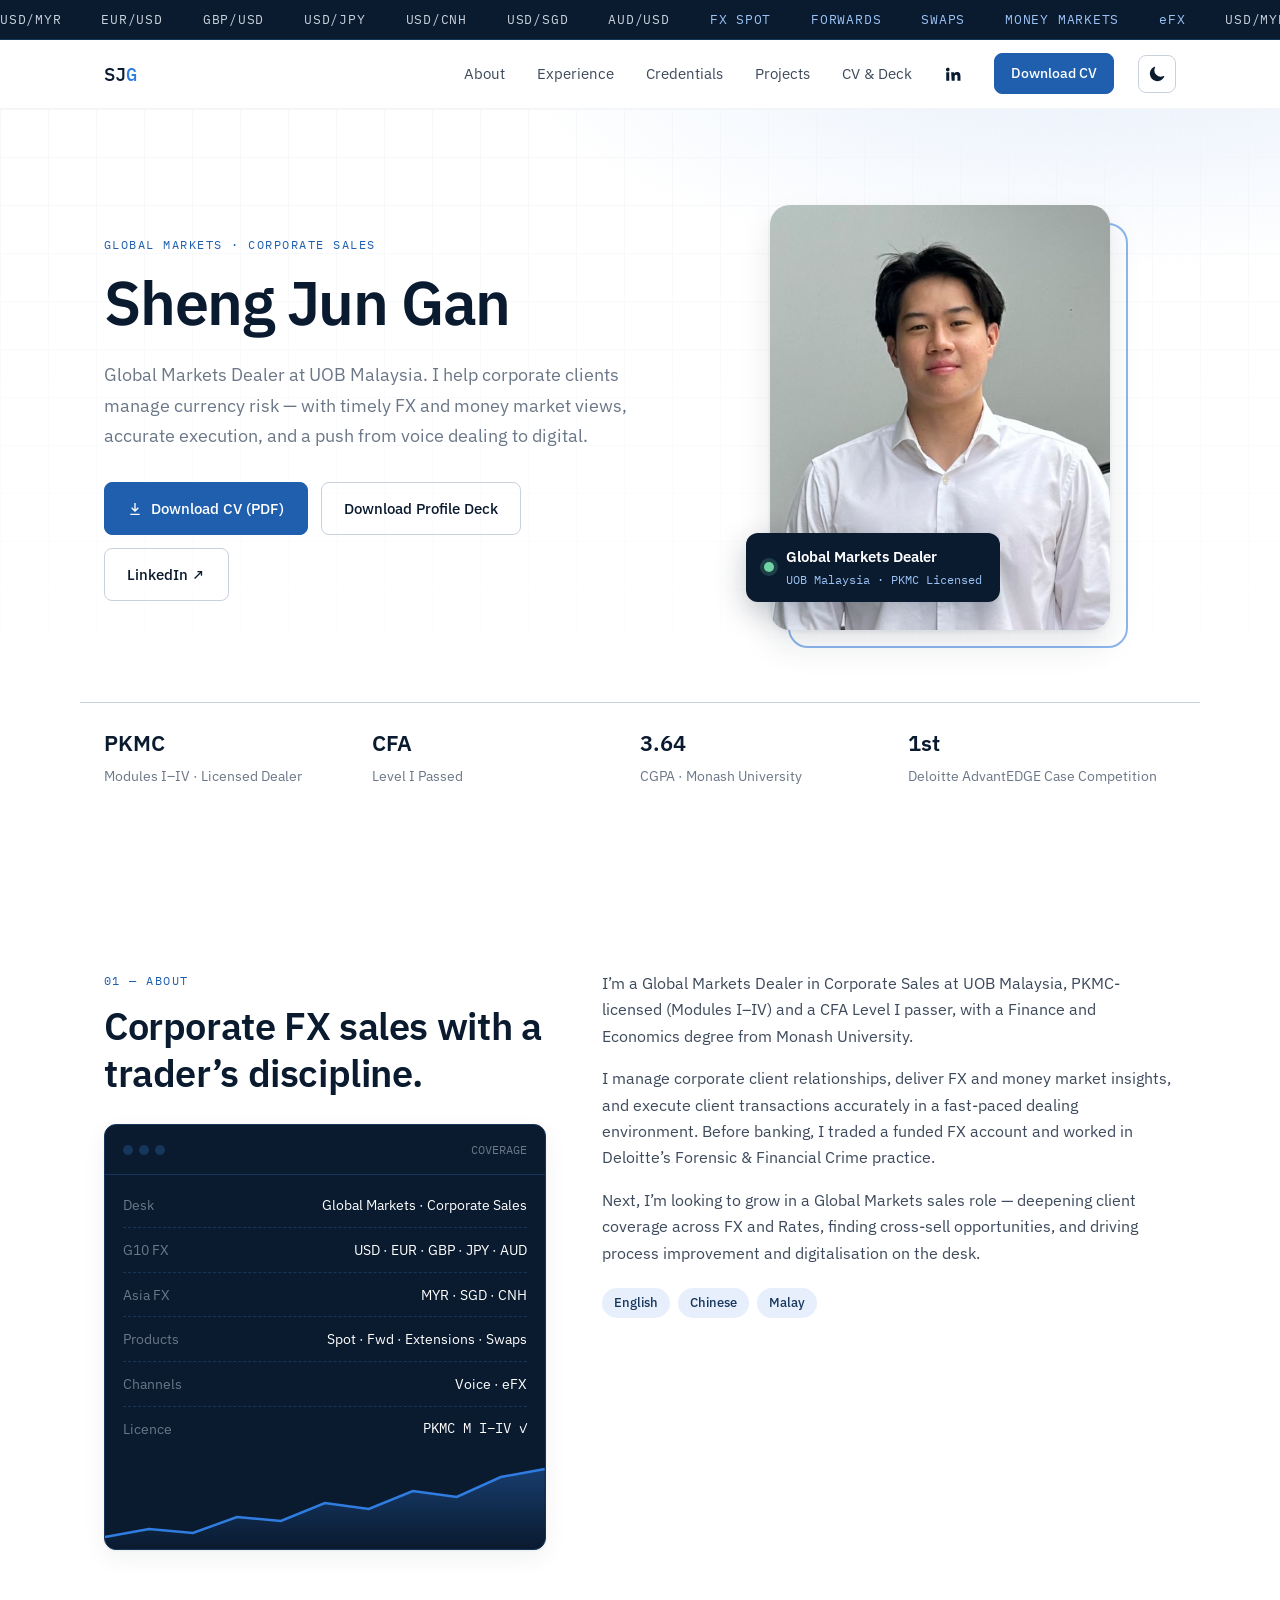
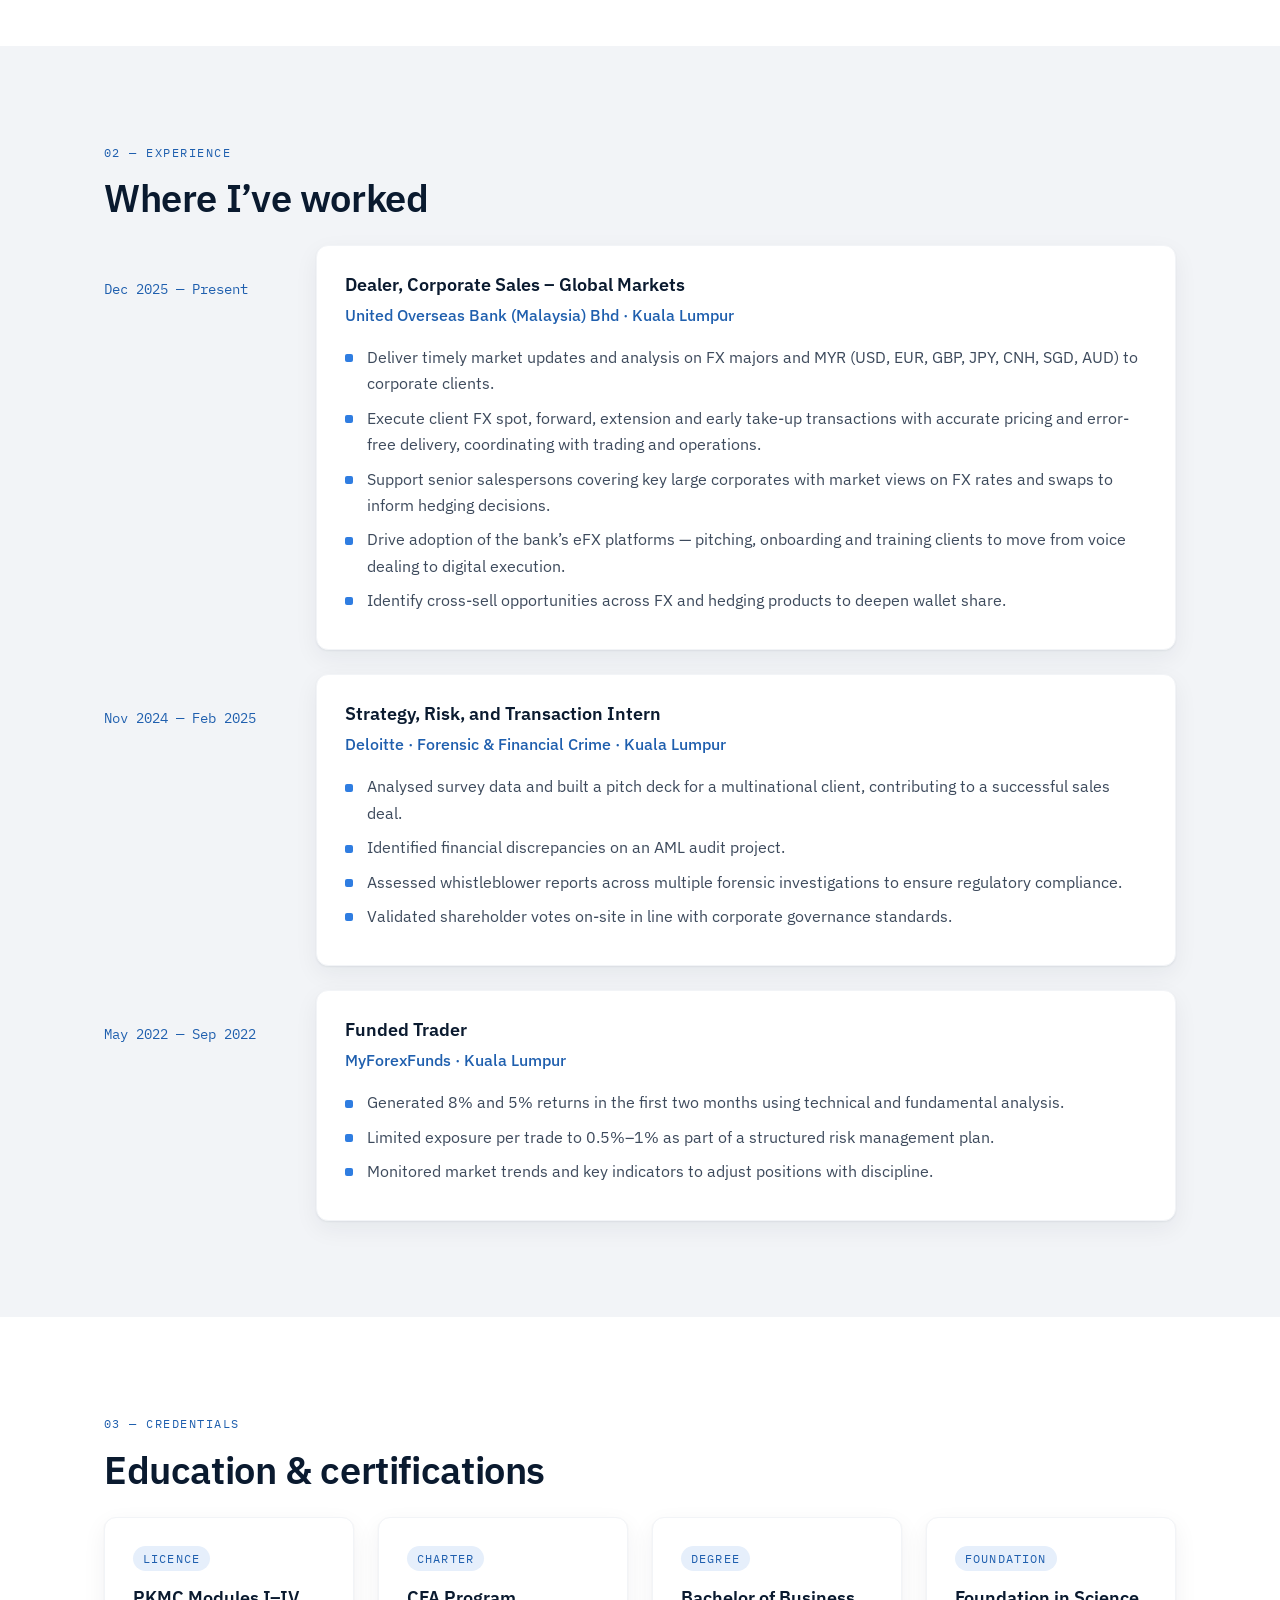
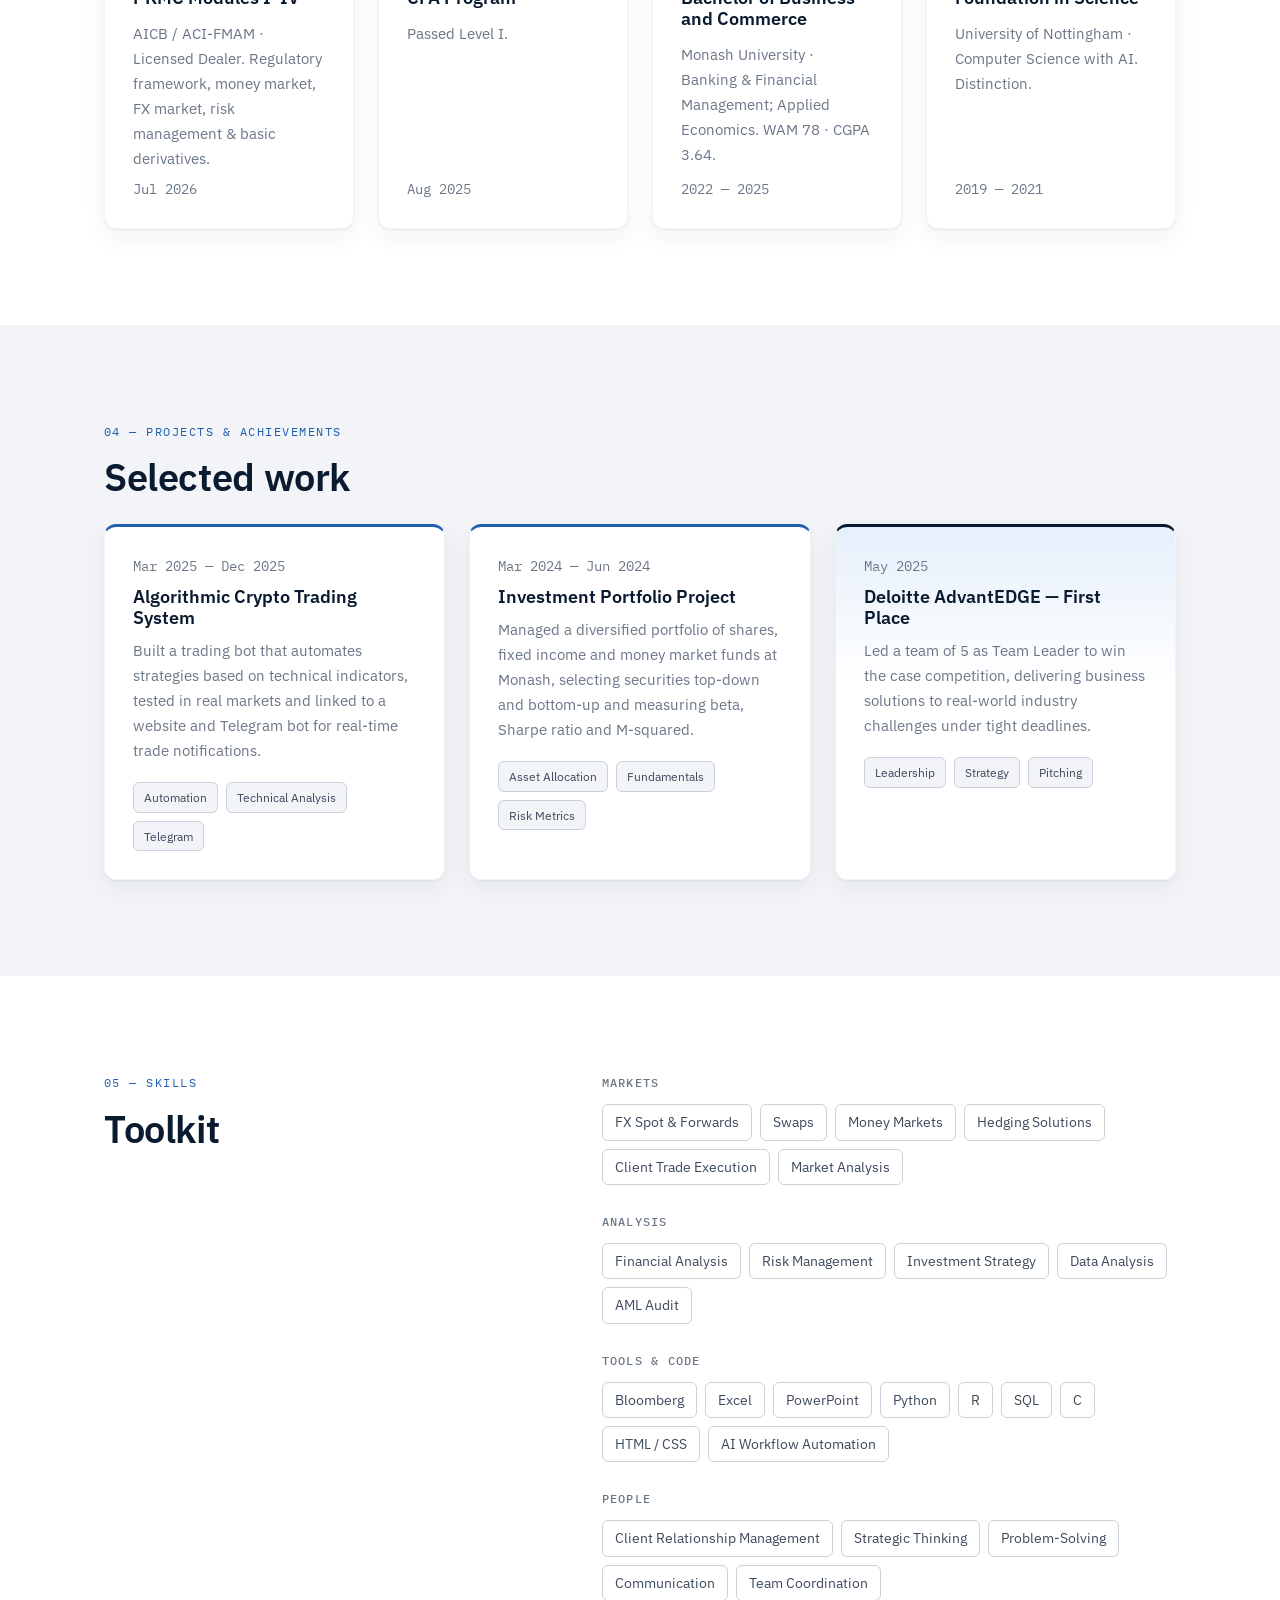
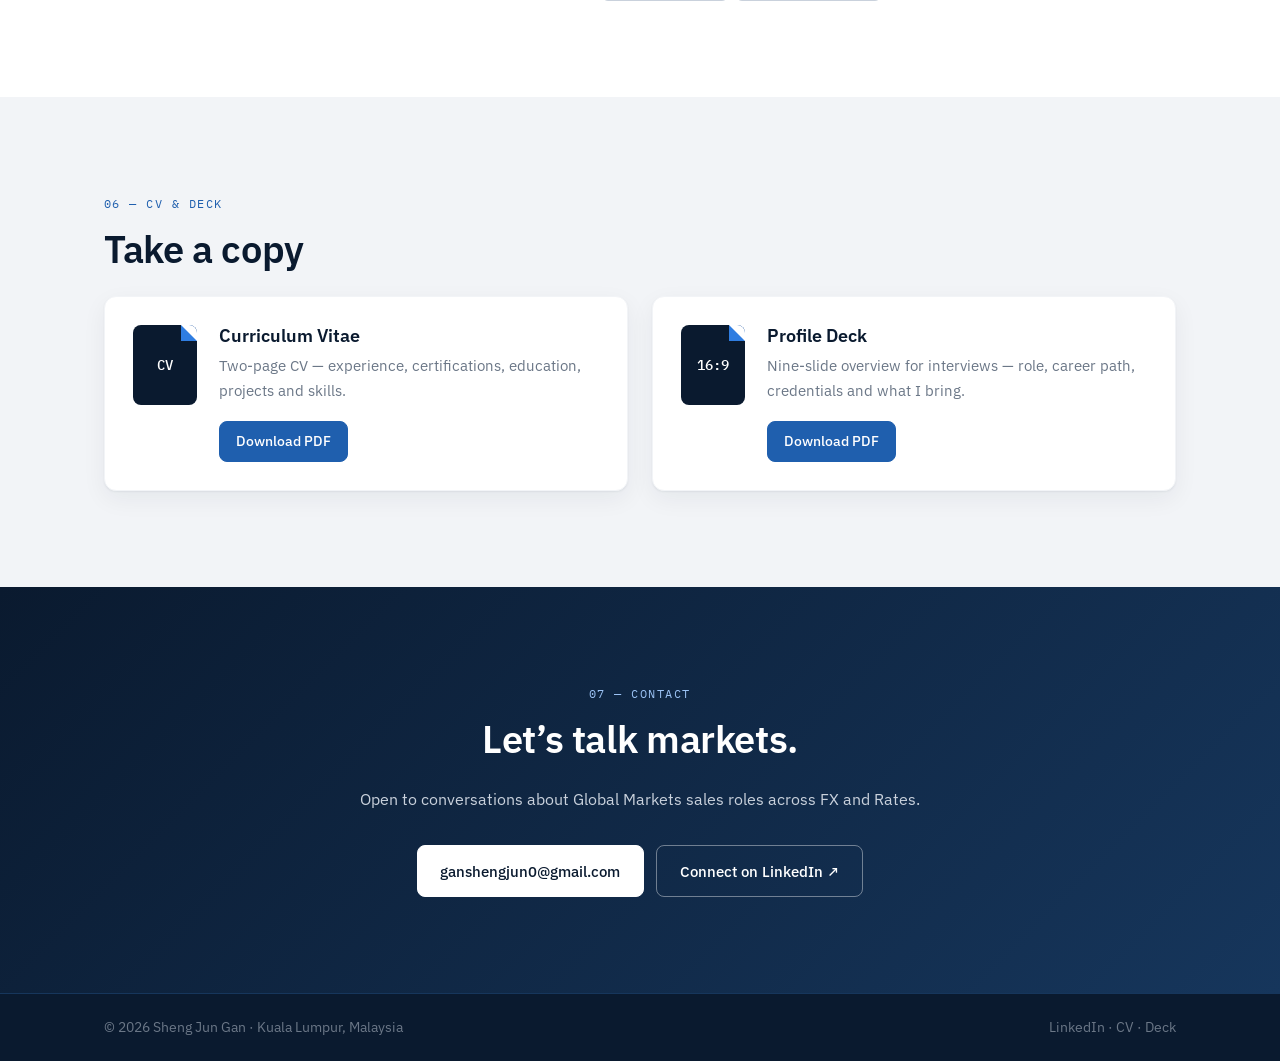
<file: index.html>
<!DOCTYPE html>
<html lang="en">
<head>
  <meta charset="UTF-8" />
  <meta name="viewport" content="width=device-width, initial-scale=1.0" />
  <title>Sheng Jun Gan | Global Markets Dealer</title>
  <meta name="description" content="Sheng Jun Gan — Global Markets Dealer in Corporate Sales at UOB Malaysia. PKMC licensed, CFA Level I. FX, rates and hedging solutions." />

  <link rel="preconnect" href="https://fonts.googleapis.com" />
  <link rel="preconnect" href="https://fonts.gstatic.com" crossorigin />
  <link href="https://fonts.googleapis.com/css2?family=IBM+Plex+Mono:wght@400;500&family=IBM+Plex+Sans:wght@300;400;500;600;700&display=swap" rel="stylesheet" />
  <link rel="stylesheet" href="style.css" />
  <!-- Theme: apply saved choice (or system setting) before first paint to avoid a flash -->
  <script>
    (function () {
      var t = null;
      try { t = localStorage.getItem('theme'); } catch (e) {}
      if (t !== 'light' && t !== 'dark') {
        t = window.matchMedia && window.matchMedia('(prefers-color-scheme: dark)').matches ? 'dark' : 'light';
      }
      document.documentElement.setAttribute('data-theme', t);
    })();
  </script>
</head>
<body>

  <!-- ===== Coverage ticker (decorative) ===== -->
  <div class="ticker" aria-hidden="true">
    <div class="ticker__track">
      <span>USD/MYR</span><span>EUR/USD</span><span>GBP/USD</span><span>USD/JPY</span><span>USD/CNH</span><span>USD/SGD</span><span>AUD/USD</span>
      <span class="hl">FX SPOT</span><span class="hl">FORWARDS</span><span class="hl">SWAPS</span><span class="hl">MONEY MARKETS</span><span class="hl">eFX</span>
      <span>USD/MYR</span><span>EUR/USD</span><span>GBP/USD</span><span>USD/JPY</span><span>USD/CNH</span><span>USD/SGD</span><span>AUD/USD</span>
      <span class="hl">FX SPOT</span><span class="hl">FORWARDS</span><span class="hl">SWAPS</span><span class="hl">MONEY MARKETS</span><span class="hl">eFX</span>
    </div>
  </div>

  <!-- ===== Navigation (CSS-only mobile menu) ===== -->
  <header class="nav">
    <div class="container nav__inner">
      <a href="#top" class="nav__logo">SJ<span>G</span></a>
      <input type="checkbox" id="nav-toggle" class="nav__toggle" />
      <label for="nav-toggle" class="nav__burger" aria-label="Open menu"><span></span></label>
      <nav class="nav__links">
        <a href="#about">About</a>
        <a href="#experience">Experience</a>
        <a href="#credentials">Credentials</a>
        <a href="#projects">Projects</a>
        <a href="#documents">CV &amp; Deck</a>
        <a href="https://www.linkedin.com/in/sheng-jun-gan/" target="_blank" rel="noopener" class="nav__icon" aria-label="LinkedIn">
          <svg viewBox="0 0 24 24" width="18" height="18" aria-hidden="true"><path fill="currentColor" d="M4.98 3.5A2.5 2.5 0 1 1 5 8.5a2.5 2.5 0 0 1-.02-5zM3 9.75h4V21H3zM9.5 9.75h3.8v1.6h.06c.53-1 1.84-2.05 3.79-2.05 4.05 0 4.8 2.5 4.8 5.75V21h-4v-5.2c0-1.24-.02-2.84-1.73-2.84-1.73 0-2 1.35-2 2.75V21h-4z"/></svg>
        </a>
        <a href="cv.pdf" download="Sheng_Jun_Gan_CV.pdf" class="btn btn--small">Download CV</a>
      </nav>
      <button type="button" class="theme-toggle" id="theme-toggle" aria-label="Switch to dark mode" title="Toggle light / dark mode">
        <svg class="icon-moon" viewBox="0 0 24 24" aria-hidden="true"><path fill="currentColor" d="M20.7 14.6A8.5 8.5 0 0 1 9.4 3.3a.75.75 0 0 0-.97-.93A10 10 0 1 0 21.63 15.6a.75.75 0 0 0-.93-.97z"/></svg>
        <svg class="icon-sun" viewBox="0 0 24 24" aria-hidden="true"><circle cx="12" cy="12" r="4.5" fill="currentColor"/><g stroke="currentColor" stroke-width="2" stroke-linecap="round"><path d="M12 2v2M12 20v2M4.9 4.9l1.4 1.4M17.7 17.7l1.4 1.4M2 12h2M20 12h2M4.9 19.1l1.4-1.4M17.7 6.3l1.4-1.4"/></g></svg>
      </button>
    </div>
  </header>

  <main id="top">

    <!-- ===== Hero ===== -->
    <section class="hero">
      <div class="container hero__grid">
        <div class="hero__text">
          <p class="eyebrow">Global Markets · Corporate Sales</p>
          <h1>Sheng Jun Gan</h1>
          <p class="hero__lead">
            Global Markets Dealer at UOB Malaysia. I help corporate clients manage currency risk —
            with timely FX and money market views, accurate execution, and a push from voice dealing to digital.
          </p>
          <div class="hero__cta">
            <a href="cv.pdf" download="Sheng_Jun_Gan_CV.pdf" class="btn">
              <svg viewBox="0 0 24 24" width="16" height="16" aria-hidden="true"><path fill="currentColor" d="M11 3h2v9.6l3.3-3.3 1.4 1.4L12 16.4l-5.7-5.7 1.4-1.4 3.3 3.3zM5 19h14v2H5z"/></svg>
              Download CV (PDF)
            </a>
            <a href="slides.pdf" download="Sheng_Jun_Gan_Profile_Deck.pdf" class="btn btn--ghost">Download Profile Deck</a>
            <a href="https://www.linkedin.com/in/sheng-jun-gan/" target="_blank" rel="noopener" class="btn btn--ghost">LinkedIn ↗</a>
          </div>
        </div>

        <!-- Photo -->
        <figure class="portrait">
          <img src="photo.jpg" alt="Sheng Jun Gan" width="640" height="800" />
          <figcaption class="portrait__badge">
            <span class="portrait__dot"></span>
            <span><strong>Global Markets Dealer</strong><em>UOB Malaysia · PKMC Licensed</em></span>
          </figcaption>
        </figure>
      </div>

      <div class="container stats">
        <div><strong>PKMC</strong><span>Modules I–IV · Licensed Dealer</span></div>
        <div><strong>CFA</strong><span>Level I Passed</span></div>
        <div><strong>3.64</strong><span>CGPA · Monash University</span></div>
        <div><strong>1st</strong><span>Deloitte AdvantEDGE Case Competition</span></div>
      </div>
    </section>

    <!-- ===== About ===== -->
    <section id="about" class="section">
      <div class="container two-col">
        <div>
          <p class="eyebrow">01 — About</p>
          <h2>Corporate FX sales with a trader’s discipline.</h2>
          <!-- Coverage card -->
        <div class="card terminal terminal--about">
          <div class="terminal__head">
            <span class="dot"></span><span class="dot"></span><span class="dot"></span>
            <p>COVERAGE</p>
          </div>
          <ul class="terminal__rows">
            <li><span>Desk</span><span>Global Markets · Corporate Sales</span></li>
            <li><span>G10 FX</span><span>USD · EUR · GBP · JPY · AUD</span></li>
            <li><span>Asia FX</span><span>MYR · SGD · CNH</span></li>
            <li><span>Products</span><span>Spot · Fwd · Extensions · Swaps</span></li>
            <li><span>Channels</span><span>Voice · eFX</span></li>
            <li><span>Licence</span><span class="mono ok">PKMC M I–IV ✓</span></li>
          </ul>
          <svg class="spark" viewBox="0 0 400 90" preserveAspectRatio="none" aria-hidden="true">
            <defs><linearGradient id="sg" x1="0" x2="0" y1="0" y2="1"><stop offset="0" stop-color="#2f7de1" stop-opacity=".35"/><stop offset="1" stop-color="#2f7de1" stop-opacity="0"/></linearGradient></defs>
            <path d="M0 78 L40 70 L80 74 L120 58 L160 62 L200 44 L240 50 L280 32 L320 38 L360 18 L400 10 L400 90 L0 90Z" fill="url(#sg)"/>
            <path d="M0 78 L40 70 L80 74 L120 58 L160 62 L200 44 L240 50 L280 32 L320 38 L360 18 L400 10" fill="none" stroke="#2f7de1" stroke-width="2.5" vector-effect="non-scaling-stroke"/>
          </svg>
        </div>
        </div>
        <div>
          <p>
            I’m a Global Markets Dealer in Corporate Sales at UOB Malaysia, PKMC-licensed (Modules I–IV) and a
            CFA Level I passer, with a Finance and Economics degree from Monash University.
          </p>
          <p>
            I manage corporate client relationships, deliver FX and money market insights, and execute client
            transactions accurately in a fast-paced dealing environment. Before banking, I traded a funded FX account
            and worked in Deloitte’s Forensic &amp; Financial Crime practice.
          </p>
          <p>
            Next, I’m looking to grow in a Global Markets sales role — deepening client coverage across FX and Rates,
            finding cross-sell opportunities, and driving process improvement and digitalisation on the desk.
          </p>
          <ul class="langs">
            <li>English</li><li>Chinese</li><li>Malay</li>
          </ul>
        </div>
      </div>
    </section>

    <!-- ===== Experience ===== -->
    <section id="experience" class="section section--grey">
      <div class="container">
        <p class="eyebrow">02 — Experience</p>
        <h2>Where I’ve worked</h2>

        <div class="timeline">
          <article class="timeline__item">
            <div class="timeline__meta"><span class="mono">Dec 2025 — Present</span></div>
            <div class="card">
              <h3>Dealer, Corporate Sales – Global Markets</h3>
              <p class="org">United Overseas Bank (Malaysia) Bhd · Kuala Lumpur</p>
              <ul class="ticks">
                <li>Deliver timely market updates and analysis on FX majors and MYR (USD, EUR, GBP, JPY, CNH, SGD, AUD) to corporate clients.</li>
                <li>Execute client FX spot, forward, extension and early take-up transactions with accurate pricing and error-free delivery, coordinating with trading and operations.</li>
                <li>Support senior salespersons covering key large corporates with market views on FX rates and swaps to inform hedging decisions.</li>
                <li>Drive adoption of the bank’s eFX platforms — pitching, onboarding and training clients to move from voice dealing to digital execution.</li>
                <li>Identify cross-sell opportunities across FX and hedging products to deepen wallet share.</li>
              </ul>
            </div>
          </article>

          <article class="timeline__item">
            <div class="timeline__meta"><span class="mono">Nov 2024 — Feb 2025</span></div>
            <div class="card">
              <h3>Strategy, Risk, and Transaction Intern</h3>
              <p class="org">Deloitte · Forensic &amp; Financial Crime · Kuala Lumpur</p>
              <ul class="ticks">
                <li>Analysed survey data and built a pitch deck for a multinational client, contributing to a successful sales deal.</li>
                <li>Identified financial discrepancies on an AML audit project.</li>
                <li>Assessed whistleblower reports across multiple forensic investigations to ensure regulatory compliance.</li>
                <li>Validated shareholder votes on-site in line with corporate governance standards.</li>
              </ul>
            </div>
          </article>

          <article class="timeline__item">
            <div class="timeline__meta"><span class="mono">May 2022 — Sep 2022</span></div>
            <div class="card">
              <h3>Funded Trader</h3>
              <p class="org">MyForexFunds · Kuala Lumpur</p>
              <ul class="ticks">
                <li>Generated 8% and 5% returns in the first two months using technical and fundamental analysis.</li>
                <li>Limited exposure per trade to 0.5%–1% as part of a structured risk management plan.</li>
                <li>Monitored market trends and key indicators to adjust positions with discipline.</li>
              </ul>
            </div>
          </article>
        </div>
      </div>
    </section>

    <!-- ===== Credentials ===== -->
    <section id="credentials" class="section">
      <div class="container">
        <p class="eyebrow">03 — Credentials</p>
        <h2>Education &amp; certifications</h2>

        <div class="grid grid--4">
          <div class="card cred">
            <span class="cred__tag">Licence</span>
            <h3>PKMC Modules I–IV</h3>
            <p>AICB / ACI-FMAM · Licensed Dealer. Regulatory framework, money market, FX market, risk management &amp; basic derivatives.</p>
            <span class="mono muted">Jul 2026</span>
          </div>
          <div class="card cred">
            <span class="cred__tag">Charter</span>
            <h3>CFA Program</h3>
            <p>Passed Level I.</p>
            <span class="mono muted">Aug 2025</span>
          </div>
          <div class="card cred">
            <span class="cred__tag">Degree</span>
            <h3>Bachelor of Business and Commerce</h3>
            <p>Monash University · Banking &amp; Financial Management; Applied Economics. WAM 78 · CGPA 3.64.</p>
            <span class="mono muted">2022 — 2025</span>
          </div>
          <div class="card cred">
            <span class="cred__tag">Foundation</span>
            <h3>Foundation in Science</h3>
            <p>University of Nottingham · Computer Science with AI. Distinction.</p>
            <span class="mono muted">2019 — 2021</span>
          </div>
        </div>
      </div>
    </section>

    <!-- ===== Projects ===== -->
    <section id="projects" class="section section--grey">
      <div class="container">
        <p class="eyebrow">04 — Projects &amp; Achievements</p>
        <h2>Selected work</h2>

        <div class="grid grid--3">
          <article class="card project">
            <span class="mono muted">Mar 2025 — Dec 2025</span>
            <h3>Algorithmic Crypto Trading System</h3>
            <p>Built a trading bot that automates strategies based on technical indicators, tested in real markets and linked to a website and Telegram bot for real-time trade notifications.</p>
            <div class="chips"><span>Automation</span><span>Technical Analysis</span><span>Telegram</span></div>
          </article>
          <article class="card project">
            <span class="mono muted">Mar 2024 — Jun 2024</span>
            <h3>Investment Portfolio Project</h3>
            <p>Managed a diversified portfolio of shares, fixed income and money market funds at Monash, selecting securities top-down and bottom-up and measuring beta, Sharpe ratio and M-squared.</p>
            <div class="chips"><span>Asset Allocation</span><span>Fundamentals</span><span>Risk Metrics</span></div>
          </article>
          <article class="card project project--award">
            <span class="mono muted">May 2025</span>
            <h3>Deloitte AdvantEDGE — First Place</h3>
            <p>Led a team of 5 as Team Leader to win the case competition, delivering business solutions to real-world industry challenges under tight deadlines.</p>
            <div class="chips"><span>Leadership</span><span>Strategy</span><span>Pitching</span></div>
          </article>
        </div>
      </div>
    </section>

    <!-- ===== Skills ===== -->
    <section class="section">
      <div class="container two-col">
        <div>
          <p class="eyebrow">05 — Skills</p>
          <h2>Toolkit</h2>
        </div>
        <div class="skillset">
          <div><h4>Markets</h4><div class="chips"><span>FX Spot &amp; Forwards</span><span>Swaps</span><span>Money Markets</span><span>Hedging Solutions</span><span>Client Trade Execution</span><span>Market Analysis</span></div></div>
          <div><h4>Analysis</h4><div class="chips"><span>Financial Analysis</span><span>Risk Management</span><span>Investment Strategy</span><span>Data Analysis</span><span>AML Audit</span></div></div>
          <div><h4>Tools &amp; Code</h4><div class="chips"><span>Bloomberg</span><span>Excel</span><span>PowerPoint</span><span>Python</span><span>R</span><span>SQL</span><span>C</span><span>HTML / CSS</span><span>AI Workflow Automation</span></div></div>
          <div><h4>People</h4><div class="chips"><span>Client Relationship Management</span><span>Strategic Thinking</span><span>Problem-Solving</span><span>Communication</span><span>Team Coordination</span></div></div>
        </div>
      </div>
    </section>

    <!-- ===== Documents ===== -->
    <section id="documents" class="section section--grey">
      <div class="container">
        <p class="eyebrow">06 — CV &amp; Deck</p>
        <h2>Take a copy</h2>
        <div class="grid grid--2">
          <div class="card doc">
            <div class="doc__icon">CV</div>
            <div>
              <h3>Curriculum Vitae</h3>
              <p>Two-page CV — experience, certifications, education, projects and skills.</p>
              <div class="doc__actions">
                <a href="cv.pdf" download="Sheng_Jun_Gan_CV.pdf" class="btn btn--small">Download PDF</a>
              </div>
            </div>
          </div>
          <div class="card doc">
            <div class="doc__icon">16:9</div>
            <div>
              <h3>Profile Deck</h3>
              <p>Nine-slide overview for interviews — role, career path, credentials and what I bring.</p>
              <div class="doc__actions">
                <a href="slides.pdf" download="Sheng_Jun_Gan_Profile_Deck.pdf" class="btn btn--small">Download PDF</a>
              </div>
            </div>
          </div>
        </div>
      </div>
    </section>

    <!-- ===== Contact ===== -->
    <section id="contact" class="section contact">
      <div class="container contact__inner">
        <p class="eyebrow eyebrow--light">07 — Contact</p>
        <h2>Let’s talk markets.</h2>
        <p>Open to conversations about Global Markets sales roles across FX and Rates.</p>
        <div class="contact__links">
          <a href="mailto:ganshengjun0@gmail.com" class="btn btn--light">ganshengjun0@gmail.com</a>
          <a href="https://www.linkedin.com/in/sheng-jun-gan/" class="btn btn--outline-light" target="_blank" rel="noopener">Connect on LinkedIn ↗</a>
        </div>
      </div>
    </section>

  </main>

  <footer class="footer">
    <div class="container footer__inner">
      <p>© 2026 Sheng Jun Gan · Kuala Lumpur, Malaysia</p>
      <p><a href="https://www.linkedin.com/in/sheng-jun-gan/" target="_blank" rel="noopener">LinkedIn</a> · <a href="cv.pdf" download="Sheng_Jun_Gan_CV.pdf">CV</a> · <a href="slides.pdf" download="Sheng_Jun_Gan_Profile_Deck.pdf">Deck</a></p>
    </div>
  </footer>

  <!-- Theme toggle: switch, remember choice, follow system if no choice saved -->
  <script>
    (function () {
      var root = document.documentElement;
      var btn = document.getElementById('theme-toggle');
      function label() {
        var dark = root.getAttribute('data-theme') === 'dark';
        btn.setAttribute('aria-label', dark ? 'Switch to light mode' : 'Switch to dark mode');
        btn.setAttribute('aria-pressed', dark ? 'true' : 'false');
      }
      btn.addEventListener('click', function () {
        var next = root.getAttribute('data-theme') === 'dark' ? 'light' : 'dark';
        root.setAttribute('data-theme', next);
        try { localStorage.setItem('theme', next); } catch (e) {}
        label();
      });
      if (window.matchMedia) {
        var mq = window.matchMedia('(prefers-color-scheme: dark)');
        var onChange = function (e) {
          var saved = null;
          try { saved = localStorage.getItem('theme'); } catch (err) {}
          if (!saved) { root.setAttribute('data-theme', e.matches ? 'dark' : 'light'); label(); }
        };
        if (mq.addEventListener) mq.addEventListener('change', onChange); else if (mq.addListener) mq.addListener(onChange);
      }
      label();
    })();
  </script>
</body>
</html>
</file>
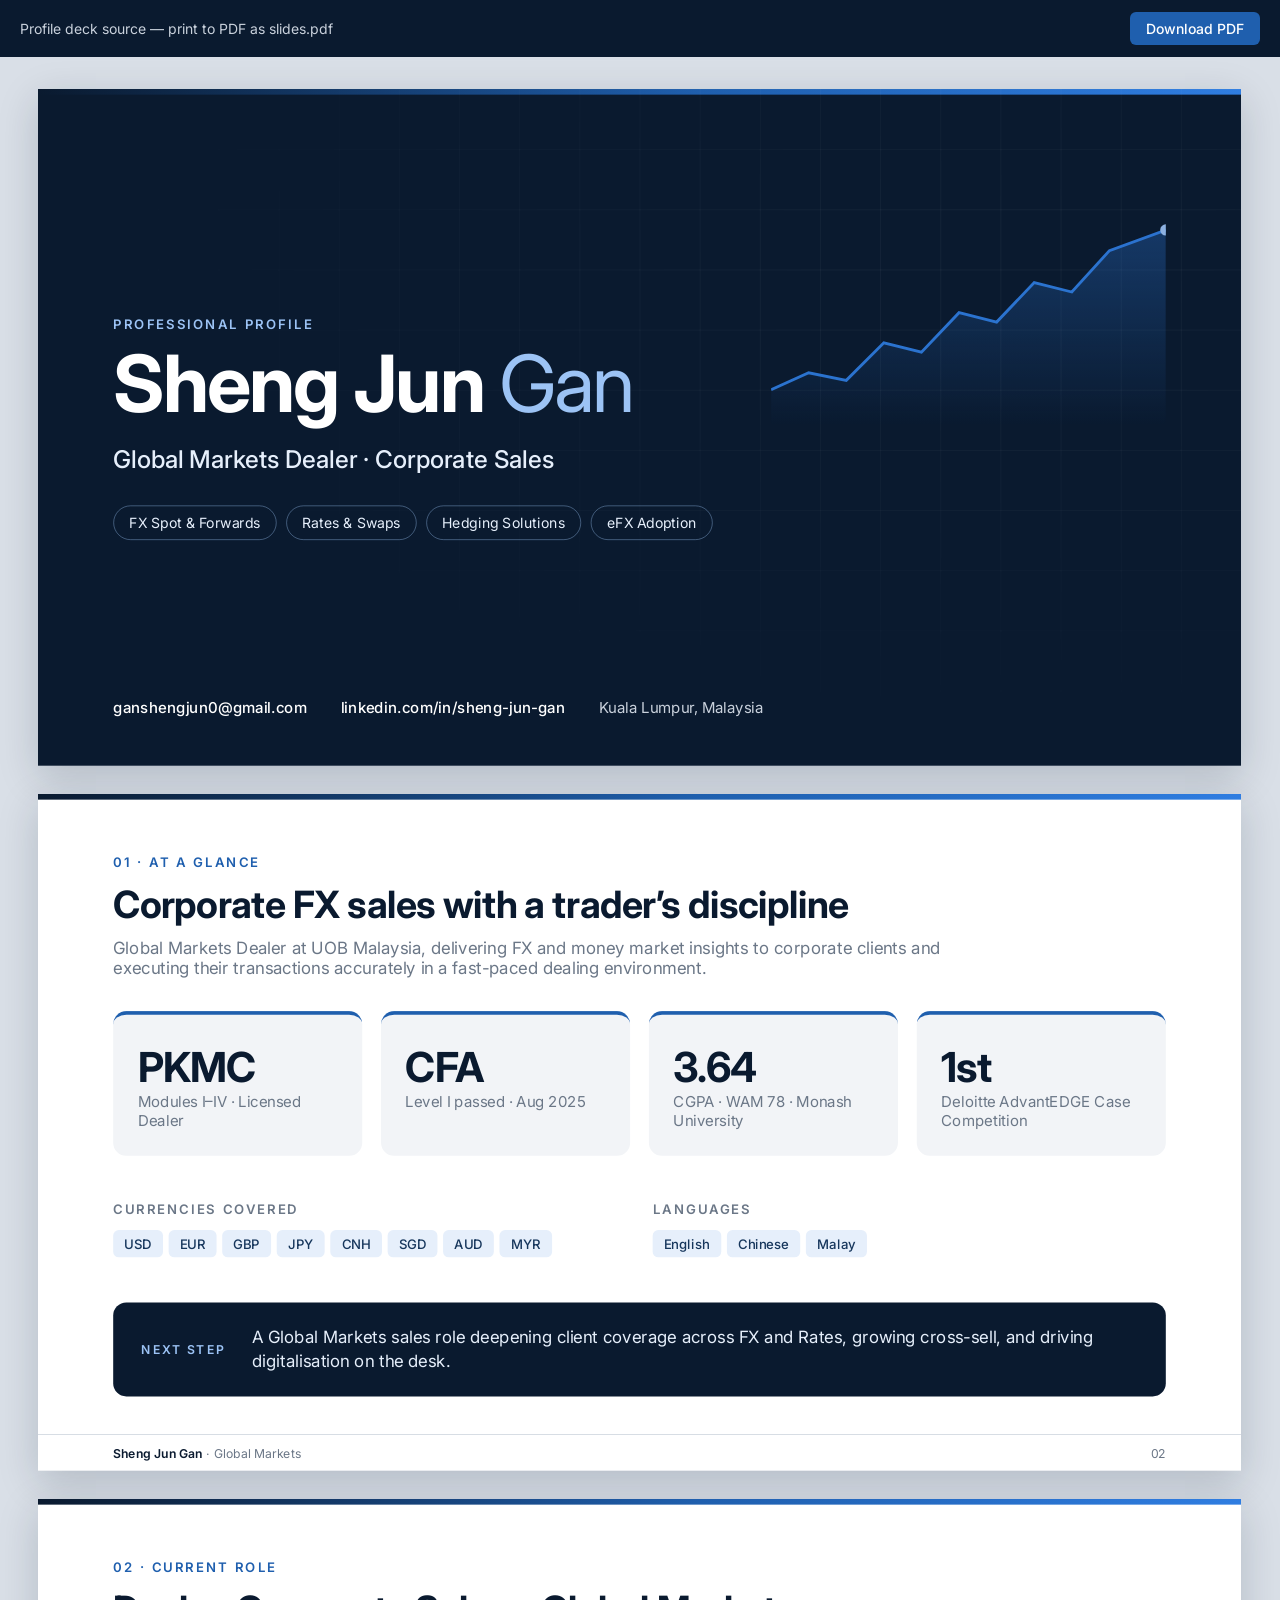
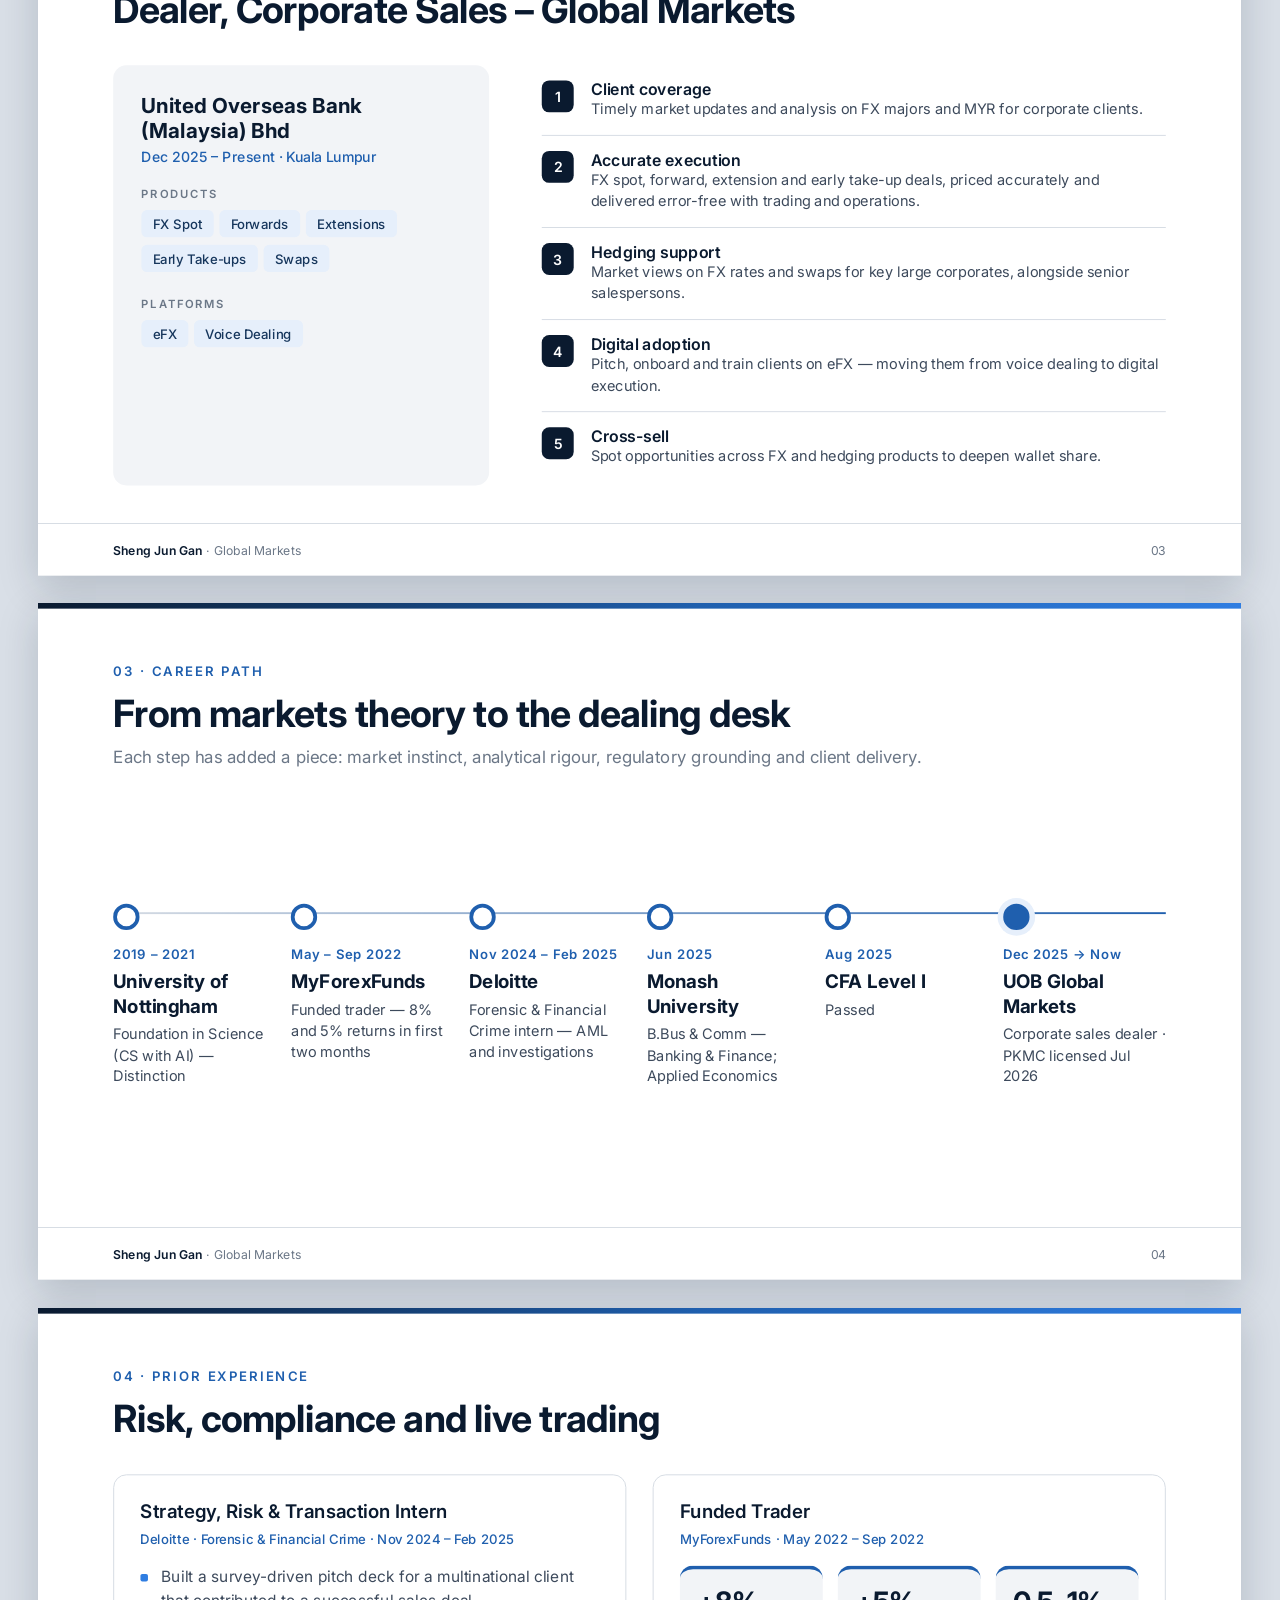
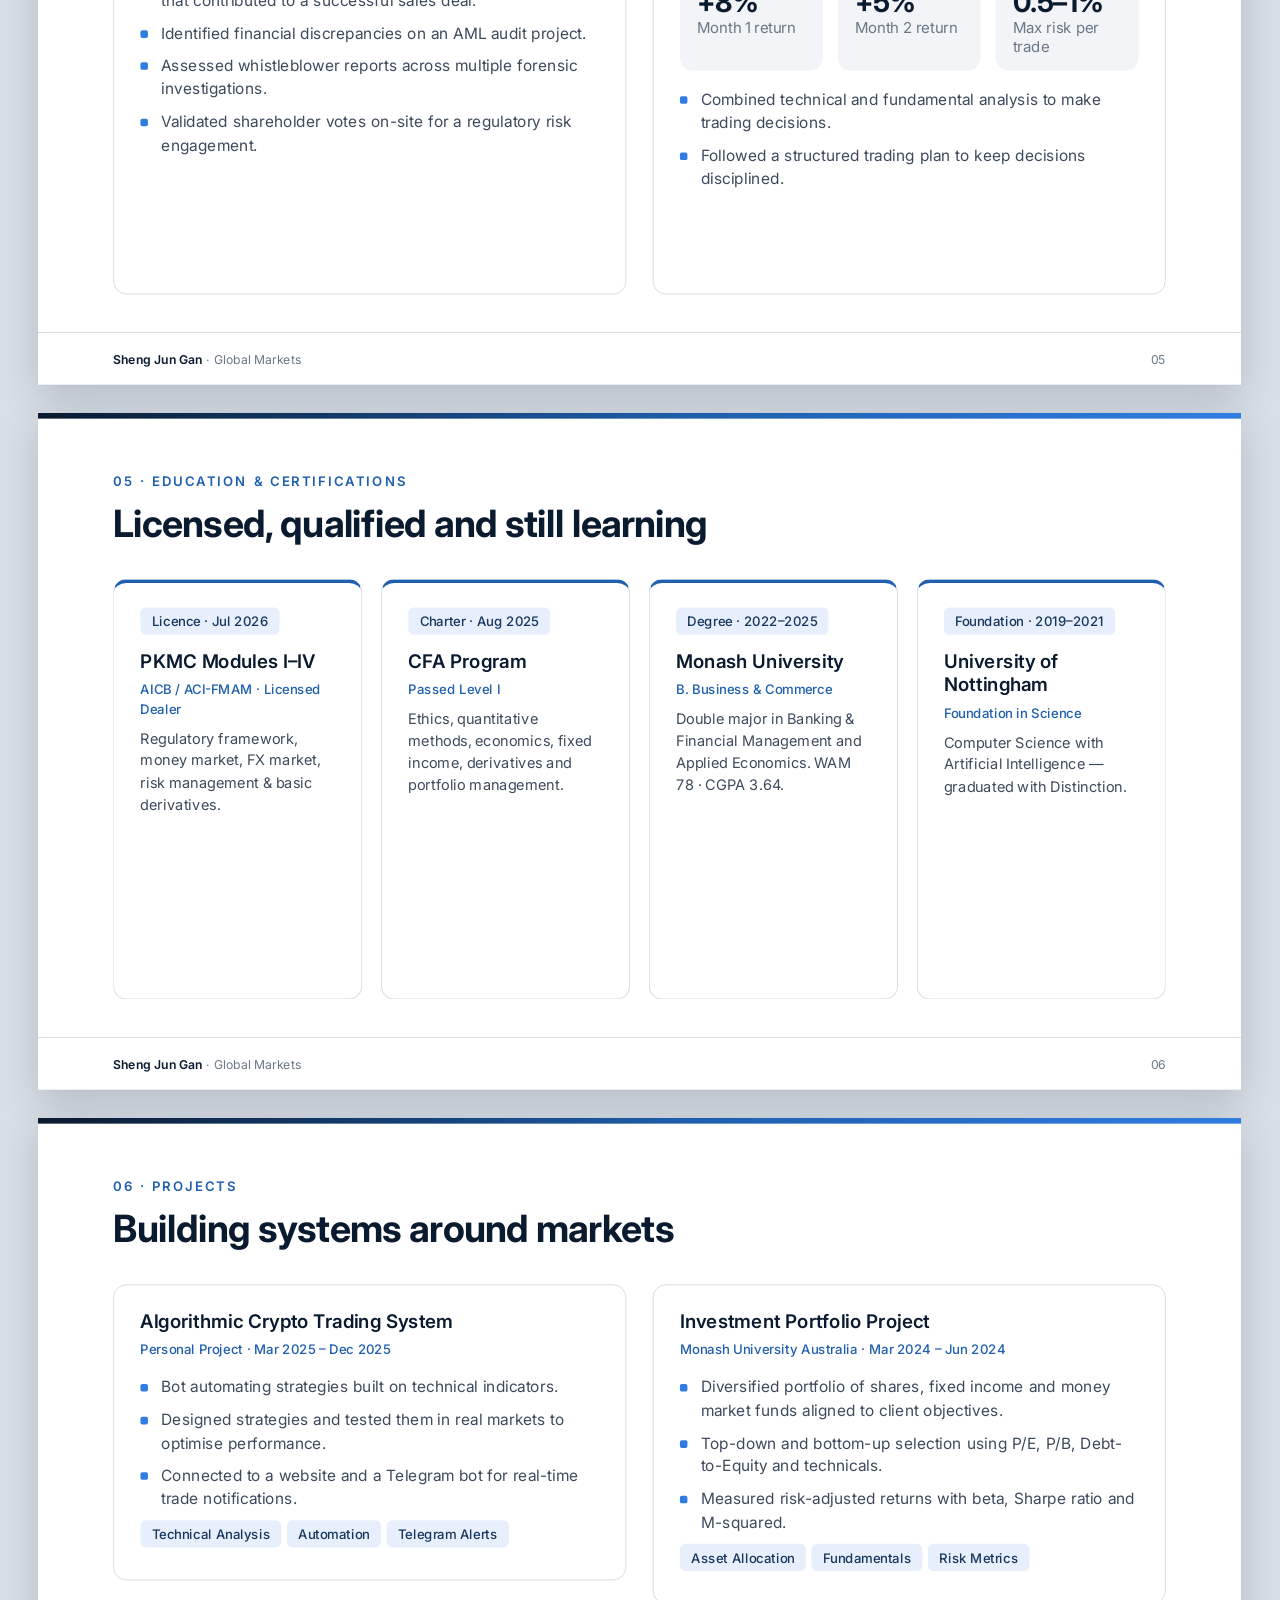
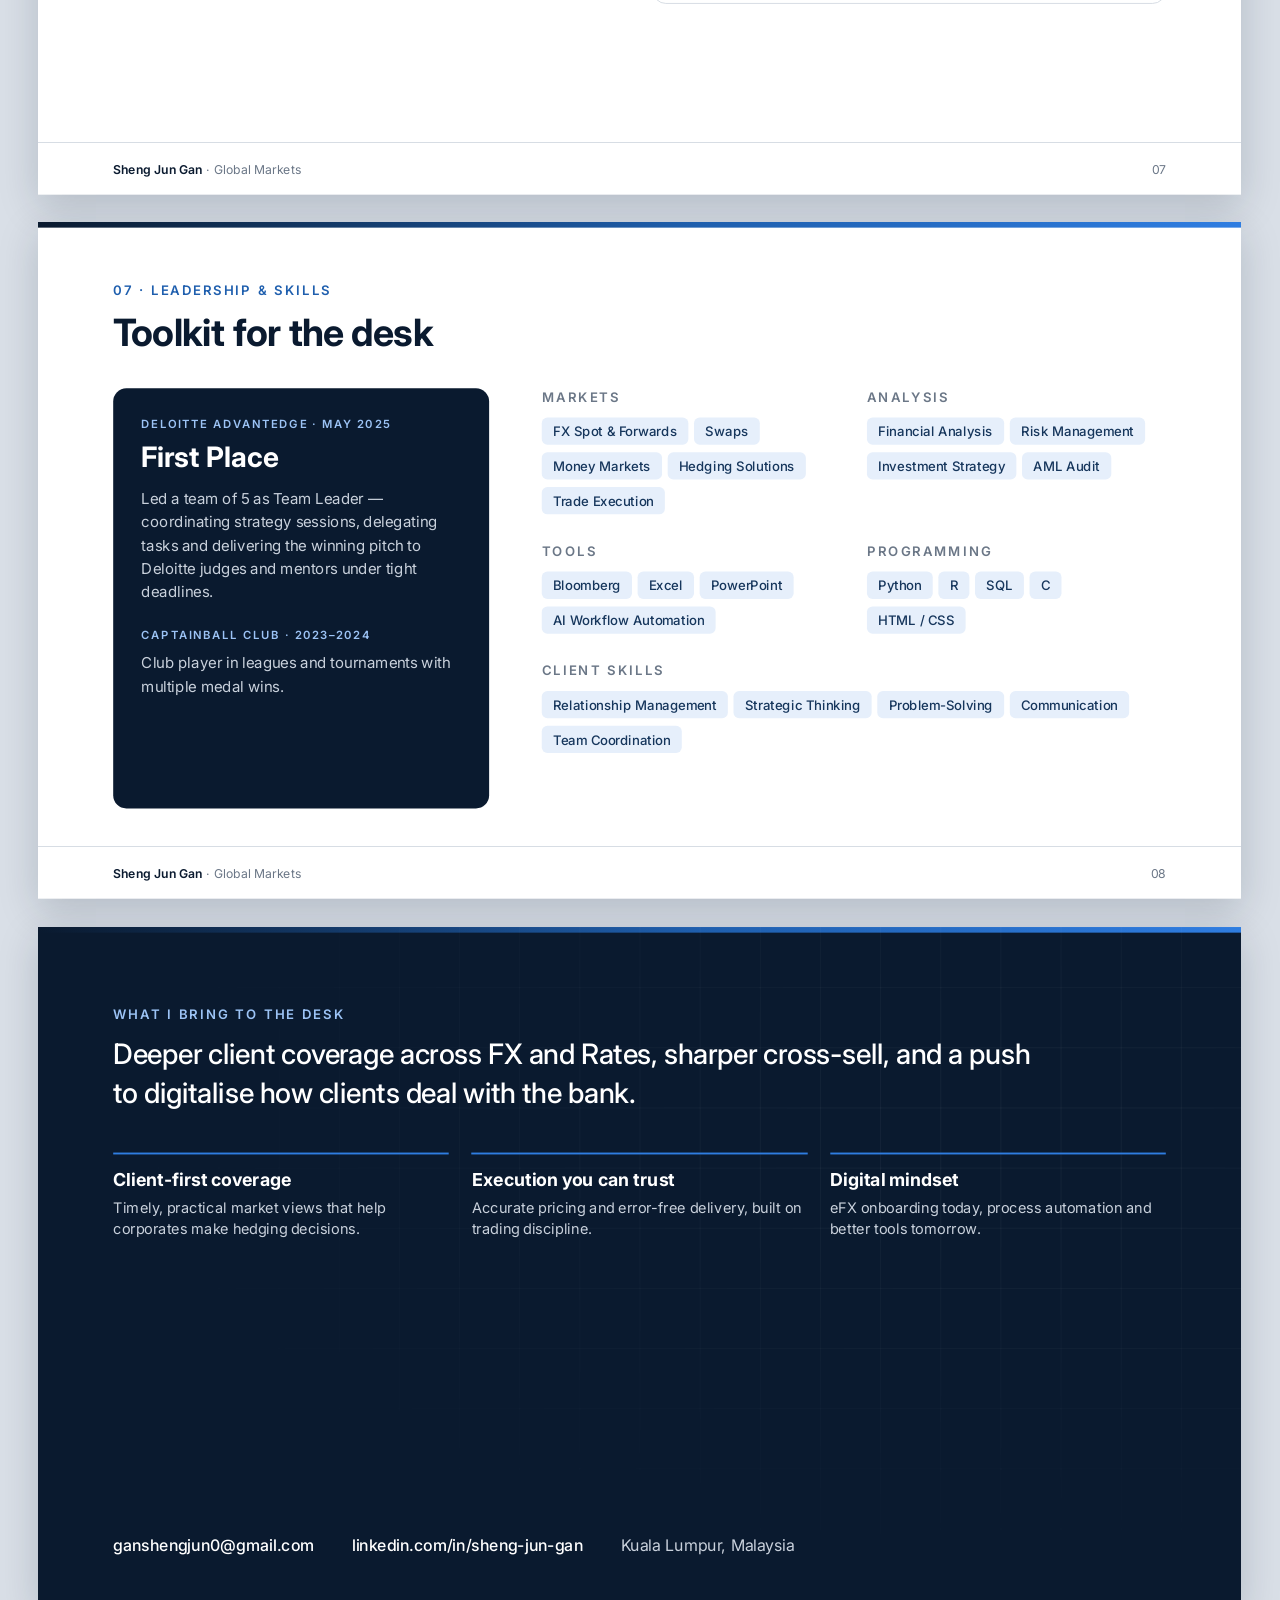
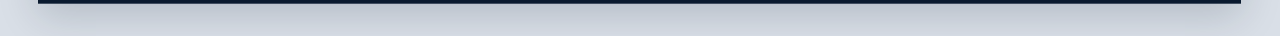
<file: slides.html>
<!DOCTYPE html>
<html lang="en">
<head>
  <meta charset="UTF-8" />
  <meta name="viewport" content="width=device-width, initial-scale=1.0" />
  <title>Sheng Jun Gan | Profile Deck</title>
  <meta name="description" content="Slide profile of Sheng Jun Gan, Global Markets Dealer (Corporate Sales)." />
  <link rel="preconnect" href="https://fonts.googleapis.com" />
  <link rel="preconnect" href="https://fonts.gstatic.com" crossorigin />
  <link href="https://fonts.googleapis.com/css2?family=Inter:wght@400;500;600;700&display=swap" rel="stylesheet" />
  <style>
    :root {
      --navy: #0a1a2f;
      --navy-2: #0f2742;
      --navy-3: #16365c;
      --blue: #1f5fae;
      --blue-2: #2f7de1;
      --blue-soft: #e6effb;
      --sky: #9cc3f5;
      --ink: #0a1a2f;
      --text: #3d4a5c;
      --muted: #6b7787;
      --rule: #d5dbe3;
      --grey: #f2f4f7;
    }
    * { box-sizing: border-box; margin: 0; padding: 0; }
    html { -webkit-print-color-adjust: exact; print-color-adjust: exact; }
    body {
      font-family: "Inter", system-ui, -apple-system, "Segoe UI", Roboto, sans-serif;
      background: #d9dfe7; color: var(--text);
      -webkit-font-smoothing: antialiased;
    }
    a { color: inherit; text-decoration: none; }

    /* ---------- On-screen toolbar ---------- */
    .toolbar {
      position: sticky; top: 0; z-index: 10;
      display: flex; justify-content: space-between; align-items: center;
      padding: 12px 20px; background: var(--navy); color: #fff; font-size: 14px;
    }
    .toolbar a { padding: 8px 16px; border-radius: 6px; font-weight: 500; }
    .toolbar .back { color: #c9d1dc; }
    .toolbar .back:hover { color: #fff; }
    .toolbar .dl { background: var(--blue); }
    .toolbar .dl:hover { background: var(--blue-2); }

    /* ---------- Deck: fixed 1280x720 slides, scaled on screen ---------- */
    .deck { padding: 32px 0; display: flex; flex-direction: column; align-items: center; gap: 28px; }
    .frame { width: min(1280px, 94vw); aspect-ratio: 16 / 9; position: relative; }
    .slide {
      position: absolute; top: 0; left: 0;
      width: 1280px; height: 720px;
      transform-origin: top left;
      transform: scale(var(--s, 1));
      background: #fff; overflow: hidden;
      box-shadow: 0 12px 40px rgba(10, 26, 47, .18);
      padding: 64px 80px 0;
      display: flex; flex-direction: column;
    }

    /* shared slide pieces */
    .kicker {
      font-size: 14px; font-weight: 600; letter-spacing: .16em; text-transform: uppercase;
      color: var(--blue); margin-bottom: 14px;
    }
    .slide h2 { font-size: 40px; font-weight: 700; color: var(--ink); letter-spacing: -0.015em; line-height: 1.15; }
    .slide h2 + .lede { margin-top: 12px; font-size: 18px; color: var(--muted); max-width: 900px; }
    .body { flex: 1; margin-top: 36px; margin-bottom: 40px; }
    .foot {
      height: 56px; margin: 0 -80px; padding: 0 80px;
      display: flex; justify-content: space-between; align-items: center;
      border-top: 1px solid var(--rule); font-size: 13px; color: var(--muted);
    }
    .foot b { color: var(--ink); font-weight: 600; }
    .slide::before { /* blue accent bar */
      content: ""; position: absolute; left: 0; top: 0; width: 100%; height: 6px;
      background: linear-gradient(90deg, var(--navy), var(--blue) 55%, var(--blue-2));
    }

    .card {
      background: #fff; border: 1px solid var(--rule); border-radius: 14px; padding: 26px 28px;
    }
    .card h3 { font-size: 20px; color: var(--ink); font-weight: 600; line-height: 1.25; }
    .card .meta { font-size: 14px; color: var(--blue); font-weight: 500; margin-top: 6px; }
    .card p { font-size: 15.5px; line-height: 1.5; margin-top: 10px; }

    ul.pts { list-style: none; }
    ul.pts li { position: relative; padding-left: 22px; font-size: 16.5px; line-height: 1.5; margin-bottom: 10px; }
    ul.pts li::before {
      content: ""; position: absolute; left: 0; top: 9px; width: 8px; height: 8px;
      border-radius: 2px; background: var(--blue-2);
    }
    .chip {
      display: inline-block; padding: 6px 12px; border-radius: 6px; margin: 0 6px 8px 0;
      font-size: 14px; font-weight: 500; background: var(--blue-soft); color: var(--navy-3);
    }

    /* ---------- Dark slides ---------- */
    .dark { background: var(--navy); color: #c9d1dc; }
    .dark::after { /* chart grid */
      content: ""; position: absolute; inset: 0; pointer-events: none;
      background-image:
        linear-gradient(rgba(255,255,255,.045) 1px, transparent 1px),
        linear-gradient(90deg, rgba(255,255,255,.045) 1px, transparent 1px);
      background-size: 64px 64px;
      mask-image: radial-gradient(ellipse at 80% 30%, #000 10%, transparent 70%);
      -webkit-mask-image: radial-gradient(ellipse at 80% 30%, #000 10%, transparent 70%);
    }
    .dark > * { position: relative; z-index: 1; }
    .dark .kicker { color: var(--sky); }
    .dark h1, .dark h2 { color: #fff; }

    /* Title slide */
    .title { justify-content: center; padding-top: 0; }
    .title h1 { font-size: 84px; font-weight: 700; letter-spacing: -0.025em; line-height: 1; }
    .title h1 span { color: var(--sky); font-weight: 400; }
    .title .role { font-size: 26px; color: #e6effb; margin-top: 22px; font-weight: 500; }
    .title .tags { margin-top: 34px; display: flex; gap: 10px; flex-wrap: wrap; }
    .title .tags span {
      border: 1px solid rgba(156,195,245,.4); color: #e6effb; padding: 8px 16px; border-radius: 99px; font-size: 15px;
    }
    .title .contact { position: absolute; bottom: 52px; left: 80px; display: flex; gap: 36px; font-size: 16px; color: #c9d1dc; }
    .title .contact b { color: #fff; font-weight: 500; }
    .spark { position: absolute; right: 80px; top: 120px; width: 420px; height: 240px; opacity: .9; }

    /* Layout helpers */
    .g2 { display: grid; grid-template-columns: 1fr 1fr; gap: 28px; }
    .g3 { display: grid; grid-template-columns: repeat(3, 1fr); gap: 24px; }
    .g4 { display: grid; grid-template-columns: repeat(4, 1fr); gap: 20px; }
    .split { display: grid; grid-template-columns: 400px 1fr; gap: 56px; }

    .stat { background: var(--grey); border-radius: 14px; padding: 28px 26px; border-top: 4px solid var(--blue); }
    .stat strong { display: block; font-size: 44px; color: var(--ink); font-weight: 700; letter-spacing: -0.02em; }
    .stat span { font-size: 16px; color: var(--muted); }

    .num { display: flex; gap: 18px; padding: 16px 0; border-bottom: 1px solid var(--rule); }
    .num:last-child { border-bottom: 0; }
    .num i {
      font-style: normal; flex: 0 0 34px; height: 34px; border-radius: 8px;
      background: var(--navy); color: #fff; font-weight: 600; font-size: 15px;
      display: grid; place-items: center;
    }
    .num div b { display: block; color: var(--ink); font-size: 17px; font-weight: 600; }
    .num div span { font-size: 15.5px; line-height: 1.45; }

    .side { background: var(--grey); border-radius: 14px; padding: 30px; }
    .side h3 { font-size: 22px; color: var(--ink); }
    .side .meta { color: var(--blue); font-weight: 500; font-size: 15px; margin: 6px 0 22px; }
    .side .lbl { font-size: 12px; font-weight: 600; letter-spacing: .14em; text-transform: uppercase; color: var(--muted); margin: 18px 0 10px; }

    /* Timeline */
    .tl { position: relative; display: grid; grid-template-columns: repeat(6, 1fr); gap: 16px; margin-top: 30px; }
    .tl::before { content: ""; position: absolute; left: 0; right: 0; top: 11px; height: 2px; background: linear-gradient(90deg, var(--rule), var(--blue)); }
    .tl > div { position: relative; padding-top: 40px; }
    .tl > div::before {
      content: ""; position: absolute; top: 2px; left: 0; width: 20px; height: 20px; border-radius: 50%;
      background: #fff; border: 4px solid var(--blue);
    }
    .tl > div.now::before { background: var(--blue); box-shadow: 0 0 0 6px var(--blue-soft); }
    .tl .when { font-size: 14px; font-weight: 600; color: var(--blue); letter-spacing: .04em; }
    .tl h3 { font-size: 20px; color: var(--ink); margin-top: 6px; line-height: 1.3; }
    .tl p { font-size: 15.5px; margin-top: 6px; line-height: 1.45; }

    .big-quote { font-size: 30px; line-height: 1.35; color: #fff; font-weight: 500; max-width: 1000px; letter-spacing: -0.01em; }
    .pillars { display: grid; grid-template-columns: repeat(3, 1fr); gap: 24px; margin-top: 44px; }
    .pillars div { border-top: 2px solid var(--blue-2); padding-top: 16px; }
    .pillars b { display: block; color: #fff; font-size: 19px; margin-bottom: 6px; }
    .pillars span { font-size: 15.5px; line-height: 1.5; }
    .end-contact { position: absolute; left: 80px; right: 80px; bottom: 52px; display: flex; gap: 40px; font-size: 17px; }
    .end-contact b { color: #fff; font-weight: 500; }

    @page { size: 1280px 720px; margin: 0; }
    @media print {
      body { background: #fff; }
      .toolbar { display: none; }
      .deck { padding: 0; gap: 0; display: block; }
      .frame { width: 1280px; height: 720px; aspect-ratio: auto; break-after: page; page-break-after: always; }
      .frame:last-child { break-after: auto; page-break-after: auto; }
      .slide { transform: none !important; box-shadow: none; }
    }
  </style>
</head>
<body>

  <div class="toolbar">
    <span class="back">Profile deck source — print to PDF as slides.pdf</span>
    <a href="slides.pdf" download="Sheng_Jun_Gan_Profile_Deck.pdf" class="dl">Download PDF</a>
  </div>

  <div class="deck">

    <!-- 1. Title -->
    <div class="frame"><section class="slide dark title">
      <svg class="spark" viewBox="0 0 420 240" aria-hidden="true">
        <defs><linearGradient id="g" x1="0" x2="0" y1="0" y2="1"><stop offset="0" stop-color="#2f7de1" stop-opacity=".35"/><stop offset="1" stop-color="#2f7de1" stop-opacity="0"/></linearGradient></defs>
        <path d="M0 200 L40 182 L80 190 L120 150 L160 160 L200 118 L240 128 L280 86 L320 96 L360 52 L420 30 L420 240 L0 240Z" fill="url(#g)"/>
        <path d="M0 200 L40 182 L80 190 L120 150 L160 160 L200 118 L240 128 L280 86 L320 96 L360 52 L420 30" fill="none" stroke="#2f7de1" stroke-width="3"/>
        <circle cx="420" cy="30" r="6" fill="#9cc3f5"/>
      </svg>
      <p class="kicker">Professional Profile</p>
      <h1>Sheng Jun <span>Gan</span></h1>
      <p class="role">Global Markets Dealer · Corporate Sales</p>
      <div class="tags">
        <span>FX Spot &amp; Forwards</span><span>Rates &amp; Swaps</span><span>Hedging Solutions</span><span>eFX Adoption</span>
      </div>
      <div class="contact">
        <span><b>ganshengjun0@gmail.com</b></span>
        <span><b>linkedin.com/in/sheng-jun-gan</b></span>
        <span>Kuala Lumpur, Malaysia</span>
      </div>
    </section></div>

    <!-- 2. At a glance -->
    <div class="frame"><section class="slide">
      <p class="kicker">01 · At a Glance</p>
      <h2>Corporate FX sales with a trader’s discipline</h2>
      <p class="lede">Global Markets Dealer at UOB Malaysia, delivering FX and money market insights to corporate clients and executing their transactions accurately in a fast-paced dealing environment.</p>
      <div class="body">
        <div class="g4">
          <div class="stat"><strong>PKMC</strong><span>Modules I–IV · Licensed Dealer</span></div>
          <div class="stat"><strong>CFA</strong><span>Level I passed · Aug 2025</span></div>
          <div class="stat"><strong>3.64</strong><span>CGPA · WAM 78 · Monash University</span></div>
          <div class="stat"><strong>1st</strong><span>Deloitte AdvantEDGE Case Competition</span></div>
        </div>
        <div class="g2" style="margin-top:48px">
          <div>
            <p class="kicker" style="color:var(--muted)">Currencies covered</p>
            <span class="chip">USD</span><span class="chip">EUR</span><span class="chip">GBP</span><span class="chip">JPY</span><span class="chip">CNH</span><span class="chip">SGD</span><span class="chip">AUD</span><span class="chip">MYR</span>
          </div>
          <div>
            <p class="kicker" style="color:var(--muted)">Languages</p>
            <span class="chip">English</span><span class="chip">Chinese</span><span class="chip">Malay</span>
          </div>
        </div>
        <div style="margin-top:40px;background:var(--navy);border-radius:14px;padding:24px 30px;display:flex;gap:28px;align-items:center">
          <span style="flex:0 0 auto;font-size:13px;font-weight:600;letter-spacing:.16em;text-transform:uppercase;color:var(--sky)">Next step</span>
          <span style="font-size:18px;line-height:1.45;color:#e6effb">A Global Markets sales role deepening client coverage across FX and Rates, growing cross-sell, and driving digitalisation on the desk.</span>
        </div>
      </div>
      <div class="foot"><span><b>Sheng Jun Gan</b> · Global Markets</span><span>02</span></div>
    </section></div>

    <!-- 3. Current role -->
    <div class="frame"><section class="slide">
      <p class="kicker">02 · Current Role</p>
      <h2>Dealer, Corporate Sales – Global Markets</h2>
      <div class="body split">
        <div class="side">
          <h3>United Overseas Bank (Malaysia) Bhd</h3>
          <p class="meta">Dec 2025 – Present · Kuala Lumpur</p>
          <p class="lbl">Products</p>
          <span class="chip">FX Spot</span><span class="chip">Forwards</span><span class="chip">Extensions</span><span class="chip">Early Take-ups</span><span class="chip">Swaps</span>
          <p class="lbl">Platforms</p>
          <span class="chip">eFX</span><span class="chip">Voice Dealing</span>
        </div>
        <div>
          <div class="num"><i>1</i><div><b>Client coverage</b><span>Timely market updates and analysis on FX majors and MYR for corporate clients.</span></div></div>
          <div class="num"><i>2</i><div><b>Accurate execution</b><span>FX spot, forward, extension and early take-up deals, priced accurately and delivered error-free with trading and operations.</span></div></div>
          <div class="num"><i>3</i><div><b>Hedging support</b><span>Market views on FX rates and swaps for key large corporates, alongside senior salespersons.</span></div></div>
          <div class="num"><i>4</i><div><b>Digital adoption</b><span>Pitch, onboard and train clients on eFX — moving them from voice dealing to digital execution.</span></div></div>
          <div class="num"><i>5</i><div><b>Cross-sell</b><span>Spot opportunities across FX and hedging products to deepen wallet share.</span></div></div>
        </div>
      </div>
      <div class="foot"><span><b>Sheng Jun Gan</b> · Global Markets</span><span>03</span></div>
    </section></div>

    <!-- 4. Career path -->
    <div class="frame"><section class="slide">
      <p class="kicker">03 · Career Path</p>
      <h2>From markets theory to the dealing desk</h2>
      <p class="lede">Each step has added a piece: market instinct, analytical rigour, regulatory grounding and client delivery.</p>
      <div class="body" style="display:flex;align-items:center">
        <div class="tl" style="width:100%;margin-top:0">
          <div><p class="when">2019 – 2021</p><h3>University of Nottingham</h3><p>Foundation in Science (CS with AI) — Distinction</p></div>
          <div><p class="when">May – Sep 2022</p><h3>MyForexFunds</h3><p>Funded trader — 8% and 5% returns in first two months</p></div>
          <div><p class="when">Nov 2024 – Feb 2025</p><h3>Deloitte</h3><p>Forensic &amp; Financial Crime intern — AML and investigations</p></div>
          <div><p class="when">Jun 2025</p><h3>Monash University</h3><p>B.Bus &amp; Comm — Banking &amp; Finance; Applied Economics</p></div>
          <div><p class="when">Aug 2025</p><h3>CFA Level I</h3><p>Passed</p></div>
          <div class="now"><p class="when">Dec 2025 → Now</p><h3>UOB Global Markets</h3><p>Corporate sales dealer · PKMC licensed Jul 2026</p></div>
        </div>
      </div>
      <div class="foot"><span><b>Sheng Jun Gan</b> · Global Markets</span><span>04</span></div>
    </section></div>

    <!-- 5. Prior experience -->
    <div class="frame"><section class="slide">
      <p class="kicker">04 · Prior Experience</p>
      <h2>Risk, compliance and live trading</h2>
      <div class="body g2">
        <div class="card">
          <h3>Strategy, Risk &amp; Transaction Intern</h3>
          <p class="meta">Deloitte · Forensic &amp; Financial Crime · Nov 2024 – Feb 2025</p>
          <ul class="pts" style="margin-top:18px">
            <li>Built a survey-driven pitch deck for a multinational client that contributed to a successful sales deal.</li>
            <li>Identified financial discrepancies on an AML audit project.</li>
            <li>Assessed whistleblower reports across multiple forensic investigations.</li>
            <li>Validated shareholder votes on-site for a regulatory risk engagement.</li>
          </ul>
        </div>
        <div class="card">
          <h3>Funded Trader</h3>
          <p class="meta">MyForexFunds · May 2022 – Sep 2022</p>
          <div style="display:flex;gap:16px;margin-top:18px">
            <div class="stat" style="flex:1;padding:16px 18px"><strong style="font-size:30px">+8%</strong><span>Month 1 return</span></div>
            <div class="stat" style="flex:1;padding:16px 18px"><strong style="font-size:30px">+5%</strong><span>Month 2 return</span></div>
            <div class="stat" style="flex:1;padding:16px 18px"><strong style="font-size:30px">0.5–1%</strong><span>Max risk per trade</span></div>
          </div>
          <ul class="pts" style="margin-top:18px">
            <li>Combined technical and fundamental analysis to make trading decisions.</li>
            <li>Followed a structured trading plan to keep decisions disciplined.</li>
          </ul>
        </div>
      </div>
      <div class="foot"><span><b>Sheng Jun Gan</b> · Global Markets</span><span>05</span></div>
    </section></div>

    <!-- 6. Education & certifications -->
    <div class="frame"><section class="slide">
      <p class="kicker">05 · Education &amp; Certifications</p>
      <h2>Licensed, qualified and still learning</h2>
      <div class="body g4">
        <div class="card" style="border-top:4px solid var(--blue)">
          <span class="chip">Licence · Jul 2026</span>
          <h3 style="margin-top:8px">PKMC Modules I–IV</h3>
          <p class="meta">AICB / ACI-FMAM · Licensed Dealer</p>
          <p>Regulatory framework, money market, FX market, risk management &amp; basic derivatives.</p>
        </div>
        <div class="card" style="border-top:4px solid var(--blue)">
          <span class="chip">Charter · Aug 2025</span>
          <h3 style="margin-top:8px">CFA Program</h3>
          <p class="meta">Passed Level I</p>
          <p>Ethics, quantitative methods, economics, fixed income, derivatives and portfolio management.</p>
        </div>
        <div class="card" style="border-top:4px solid var(--blue)">
          <span class="chip">Degree · 2022–2025</span>
          <h3 style="margin-top:8px">Monash University</h3>
          <p class="meta">B. Business &amp; Commerce</p>
          <p>Double major in Banking &amp; Financial Management and Applied Economics. WAM 78 · CGPA 3.64.</p>
        </div>
        <div class="card" style="border-top:4px solid var(--blue)">
          <span class="chip">Foundation · 2019–2021</span>
          <h3 style="margin-top:8px">University of Nottingham</h3>
          <p class="meta">Foundation in Science</p>
          <p>Computer Science with Artificial Intelligence — graduated with Distinction.</p>
        </div>
      </div>
      <div class="foot"><span><b>Sheng Jun Gan</b> · Global Markets</span><span>06</span></div>
    </section></div>

    <!-- 7. Projects -->
    <div class="frame"><section class="slide">
      <p class="kicker">06 · Projects</p>
      <h2>Building systems around markets</h2>
      <div class="body g2" style="align-items:start">
        <div class="card">
          <h3>Algorithmic Crypto Trading System</h3>
          <p class="meta">Personal Project · Mar 2025 – Dec 2025</p>
          <ul class="pts" style="margin-top:18px">
            <li>Bot automating strategies built on technical indicators.</li>
            <li>Designed strategies and tested them in real markets to optimise performance.</li>
            <li>Connected to a website and a Telegram bot for real-time trade notifications.</li>
          </ul>
          <div style="margin-top:8px"><span class="chip">Technical Analysis</span><span class="chip">Automation</span><span class="chip">Telegram Alerts</span></div>
        </div>
        <div class="card">
          <h3>Investment Portfolio Project</h3>
          <p class="meta">Monash University Australia · Mar 2024 – Jun 2024</p>
          <ul class="pts" style="margin-top:18px">
            <li>Diversified portfolio of shares, fixed income and money market funds aligned to client objectives.</li>
            <li>Top-down and bottom-up selection using P/E, P/B, Debt-to-Equity and technicals.</li>
            <li>Measured risk-adjusted returns with beta, Sharpe ratio and M-squared.</li>
          </ul>
          <div style="margin-top:8px"><span class="chip">Asset Allocation</span><span class="chip">Fundamentals</span><span class="chip">Risk Metrics</span></div>
        </div>
      </div>
      <div class="foot"><span><b>Sheng Jun Gan</b> · Global Markets</span><span>07</span></div>
    </section></div>

    <!-- 8. Leadership & skills -->
    <div class="frame"><section class="slide">
      <p class="kicker">07 · Leadership &amp; Skills</p>
      <h2>Toolkit for the desk</h2>
      <div class="body split">
        <div class="side" style="background:var(--navy);color:#c9d1dc">
          <p class="lbl" style="color:var(--sky);margin-top:0">Deloitte AdvantEDGE · May 2025</p>
          <h3 style="color:#fff;font-size:30px;margin-top:4px">First Place</h3>
          <p style="margin-top:14px;font-size:16px;line-height:1.55">Led a team of 5 as Team Leader — coordinating strategy sessions, delegating tasks and delivering the winning pitch to Deloitte judges and mentors under tight deadlines.</p>
          <p class="lbl" style="color:var(--sky);margin-top:26px">Captainball Club · 2023–2024</p>
          <p style="font-size:16px;line-height:1.55">Club player in leagues and tournaments with multiple medal wins.</p>
        </div>
        <div class="g2" style="gap:22px 28px;align-content:start">
          <div><p class="kicker" style="color:var(--muted)">Markets</p><span class="chip">FX Spot &amp; Forwards</span><span class="chip">Swaps</span><span class="chip">Money Markets</span><span class="chip">Hedging Solutions</span><span class="chip">Trade Execution</span></div>
          <div><p class="kicker" style="color:var(--muted)">Analysis</p><span class="chip">Financial Analysis</span><span class="chip">Risk Management</span><span class="chip">Investment Strategy</span><span class="chip">AML Audit</span></div>
          <div><p class="kicker" style="color:var(--muted)">Tools</p><span class="chip">Bloomberg</span><span class="chip">Excel</span><span class="chip">PowerPoint</span><span class="chip">AI Workflow Automation</span></div>
          <div><p class="kicker" style="color:var(--muted)">Programming</p><span class="chip">Python</span><span class="chip">R</span><span class="chip">SQL</span><span class="chip">C</span><span class="chip">HTML / CSS</span></div>
          <div style="grid-column:1 / -1"><p class="kicker" style="color:var(--muted)">Client skills</p><span class="chip">Relationship Management</span><span class="chip">Strategic Thinking</span><span class="chip">Problem-Solving</span><span class="chip">Communication</span><span class="chip">Team Coordination</span></div>
        </div>
      </div>
      <div class="foot"><span><b>Sheng Jun Gan</b> · Global Markets</span><span>08</span></div>
    </section></div>

    <!-- 9. Close -->
    <div class="frame"><section class="slide dark">
      <p class="kicker" style="margin-top:20px">What I bring to the desk</p>
      <p class="big-quote">Deeper client coverage across FX and Rates, sharper cross-sell, and a push to digitalise how clients deal with the bank.</p>
      <div class="pillars">
        <div><b>Client-first coverage</b><span>Timely, practical market views that help corporates make hedging decisions.</span></div>
        <div><b>Execution you can trust</b><span>Accurate pricing and error-free delivery, built on trading discipline.</span></div>
        <div><b>Digital mindset</b><span>eFX onboarding today, process automation and better tools tomorrow.</span></div>
      </div>
      <div class="end-contact">
        <span><b>ganshengjun0@gmail.com</b></span>
        <span><b>linkedin.com/in/sheng-jun-gan</b></span>
        <span>Kuala Lumpur, Malaysia</span>
      </div>
    </section></div>

  </div>

  <script>
    // Scale fixed-size slides to fit the screen width (print uses full size).
    function fit() {
      document.querySelectorAll('.frame').forEach(f => {
        f.querySelector('.slide').style.setProperty('--s', f.clientWidth / 1280);
      });
    }
    window.addEventListener('resize', fit);
    fit();
  </script>
</body>
</html>
</file>
<file: style.css>
/* =========================================================
   Sheng Jun Gan — Portfolio · Blue / Grey / White
   ========================================================= */

:root {
  --navy-900: #0a1a2f;
  --navy-800: #0f2742;
  --navy-700: #16365c;
  --blue-600: #1f5fae;
  --blue-500: #2f7de1;
  --blue-100: #e6effb;

  --grey-700: #3d4a5c;
  --grey-500: #6b7787;
  --grey-300: #c9d1dc;
  --grey-100: #f2f4f7;
  --white:    #ffffff;

  --up:   #2f9e6d;
  --down: #d0524a;

  --radius: 12px;
  --shadow: 0 1px 2px rgba(10, 26, 47, .06), 0 8px 24px rgba(10, 26, 47, .06);
  --max: 1120px;

  --sans: "IBM Plex Sans", system-ui, -apple-system, Segoe UI, Roboto, sans-serif;
  --mono: "IBM Plex Mono", ui-monospace, Menlo, monospace;

  /* Theme tokens — light (default) */
  --bg:          var(--white);
  --bg-alt:      var(--grey-100);
  --surface:     var(--white);
  --text:        var(--grey-700);
  --heading:     var(--navy-900);
  --muted:       var(--grey-500);
  --border:      var(--grey-300);
  --border-soft: var(--grey-100);
  --accent:      var(--blue-600);
  --accent-soft: var(--blue-100);
  --accent-ink:  var(--navy-700);
  --nav-bg:      rgba(255, 255, 255, .92);
  --grid-line:   var(--grey-100);
  --glow:        var(--blue-100);
  --shadow-hover: 0 2px 4px rgba(10,26,47,.06), 0 16px 32px rgba(10,26,47,.1);
  color-scheme: light;
}

/* Theme tokens — dark */
:root[data-theme="dark"] {
  --bg:          #08111f;
  --bg-alt:      #0c1729;
  --surface:     #101e34;
  --text:        #c3ccd8;
  --heading:     #f2f5f9;
  --muted:       #8a96a8;
  --border:      #26364f;
  --border-soft: #1a2940;
  --accent:      #6aa8f0;
  --accent-soft: rgba(47, 125, 225, .16);
  --accent-ink:  #b9d4f7;
  --nav-bg:      rgba(8, 17, 31, .88);
  --grid-line:   rgba(255, 255, 255, .04);
  --glow:        rgba(47, 125, 225, .18);
  --shadow:      0 1px 2px rgba(0,0,0,.3), 0 8px 24px rgba(0,0,0,.25);
  --shadow-hover: 0 2px 4px rgba(0,0,0,.3), 0 16px 32px rgba(0,0,0,.35);
  color-scheme: dark;
}

*,
*::before,
*::after { box-sizing: border-box; margin: 0; padding: 0; }

html { scroll-behavior: smooth; scroll-padding-top: 80px; }

body {
  font-family: var(--sans);
  color: var(--text);
  background: var(--bg);
  line-height: 1.65;
  transition: background-color .25s, color .25s;
  -webkit-font-smoothing: antialiased;
}

img { max-width: 100%; display: block; }
a { color: inherit; text-decoration: none; }

.container { width: 100%; max-width: var(--max); margin: 0 auto; padding: 0 24px; }

h1, h2, h3 { color: var(--heading); line-height: 1.2; font-weight: 600; }
h1 { font-size: clamp(2.4rem, 5vw, 3.8rem); letter-spacing: -0.02em; }
h2 { font-size: clamp(1.7rem, 3vw, 2.4rem); letter-spacing: -0.01em; margin-bottom: 1.5rem; }
h3 { font-size: 1.1rem; margin-bottom: .4rem; }
p + p { margin-top: 1rem; }

.mono  { font-family: var(--mono); font-size: .85rem; }
.muted { color: var(--muted); }

.eyebrow {
  font-family: var(--mono);
  font-size: .78rem;
  letter-spacing: .12em;
  text-transform: uppercase;
  color: var(--accent);
  margin-bottom: .8rem;
}
.eyebrow--light { color: #9cc3f5; }

/* ---------- Buttons ---------- */
.btn {
  display: inline-flex; align-items: center; gap: .5rem;
  padding: .8rem 1.4rem;
  border-radius: 8px;
  background: var(--blue-600);
  color: var(--white);
  font-weight: 500;
  font-size: .95rem;
  border: 1px solid var(--blue-600);
  transition: background .2s, transform .2s, border-color .2s;
}
.btn:hover { background: var(--navy-700); border-color: var(--navy-700); transform: translateY(-1px); }
.btn--ghost { background: transparent; color: var(--heading); border-color: var(--border); }
.btn--ghost:hover { background: var(--bg-alt); color: var(--heading); border-color: var(--border); }
.btn--small { padding: .5rem 1rem; font-size: .88rem; }
.btn--light { background: var(--white); color: var(--navy-900); border-color: var(--white); }
.btn--light:hover { background: var(--blue-100); border-color: var(--blue-100); }
.btn--outline-light { background: transparent; color: var(--white); border-color: rgba(255,255,255,.4); }
.btn--outline-light:hover { background: rgba(255,255,255,.1); border-color: var(--white); }

/* ---------- Ticker ---------- */
.ticker {
  background: var(--navy-900);
  color: var(--grey-300);
  font-family: var(--mono);
  font-size: .8rem;
  overflow: hidden;
  white-space: nowrap;
  border-bottom: 1px solid var(--navy-700);
}
.ticker__track {
  display: inline-flex;
  gap: 2.5rem;
  padding: .55rem 0;
  animation: scroll 40s linear infinite;
}
.ticker span { letter-spacing: .06em; }
.ticker .hl { color: #9cc3f5; }
.up   { color: var(--up); }
.down { color: var(--down); }

@keyframes scroll {
  from { transform: translateX(0); }
  to   { transform: translateX(-50%); }
}

/* ---------- Nav ---------- */
.nav {
  position: sticky;
  top: 0;
  z-index: 50;
  background: var(--nav-bg);
  backdrop-filter: blur(8px);
  border-bottom: 1px solid var(--border-soft);
}
.nav__inner { display: flex; align-items: center; gap: 1.5rem; height: 68px; }
.nav__logo { font-family: var(--mono); font-weight: 500; font-size: 1.2rem; color: var(--heading); margin-right: auto; }
.nav__logo span { color: var(--blue-500); }
.nav__links { display: flex; align-items: center; gap: 2rem; font-size: .95rem; }
.nav__links a:not(.btn) { color: var(--text); transition: color .2s; }
.nav__links a:not(.btn):hover { color: var(--accent); }
.nav__icon { display: inline-flex; color: var(--heading) !important; }

/* Theme toggle */
.theme-toggle {
  display: inline-grid; place-items: center;
  width: 38px; height: 38px; flex: none;
  border-radius: 8px; border: 1px solid var(--border);
  background: transparent; color: var(--heading);
  cursor: pointer; transition: background .2s, border-color .2s;
}
.theme-toggle:hover { background: var(--bg-alt); }
.theme-toggle:focus-visible { outline: 2px solid var(--accent); outline-offset: 2px; }
.theme-toggle svg { width: 18px; height: 18px; }
.theme-toggle .icon-sun { display: none; }
:root[data-theme="dark"] .theme-toggle .icon-sun { display: block; }
:root[data-theme="dark"] .theme-toggle .icon-moon { display: none; }

.nav__toggle { display: none; }
.nav__burger { display: none; cursor: pointer; width: 28px; height: 20px; position: relative; }
.nav__burger span,
.nav__burger span::before,
.nav__burger span::after {
  position: absolute; left: 0; width: 100%; height: 2px; background: var(--heading);
  content: ""; transition: transform .25s, top .25s, opacity .25s;
}
.nav__burger span { top: 9px; }
.nav__burger span::before { top: -8px; }
.nav__burger span::after  { top: 8px; }

/* ---------- Hero ---------- */
.hero {
  padding: 96px 0 64px;
  background:
    radial-gradient(1000px 400px at 85% -10%, var(--glow), transparent 60%),
    linear-gradient(var(--bg), var(--bg));
  position: relative;
}
.hero::before { /* faint chart grid */
  content: "";
  position: absolute; inset: 0;
  background-image:
    linear-gradient(var(--grid-line) 1px, transparent 1px),
    linear-gradient(90deg, var(--grid-line) 1px, transparent 1px);
  background-size: 48px 48px;
  mask-image: linear-gradient(to bottom, rgba(0,0,0,.7), transparent 85%);
  -webkit-mask-image: linear-gradient(to bottom, rgba(0,0,0,.7), transparent 85%);
  pointer-events: none;
}
.hero > * { position: relative; }
.hero__grid { display: grid; grid-template-columns: 1.15fr 1fr; gap: 56px; align-items: center; }
.hero__lead { font-size: 1.15rem; max-width: 34rem; margin: 1.2rem 0 2rem; color: var(--muted); }
.hero__cta { display: flex; gap: .8rem; flex-wrap: wrap; }

/* Portrait */
.portrait { position: relative; justify-self: center; width: 100%; max-width: 340px; margin: 0; }
.portrait::before { /* offset blue frame */
  content: ""; position: absolute; inset: 18px -18px -18px 18px;
  border: 2px solid var(--blue-500); border-radius: 20px; opacity: .55;
}
.portrait img {
  position: relative; display: block; width: 100%; height: auto; aspect-ratio: 4 / 5; object-fit: cover; object-position: 50% 20%;
  border-radius: 20px; box-shadow: var(--shadow-hover); background: var(--bg-alt);
}
.portrait__badge {
  position: absolute; left: -24px; bottom: 28px;
  display: flex; align-items: center; gap: 12px;
  padding: 12px 18px; border-radius: 12px;
  background: var(--navy-900); color: var(--grey-300);
  box-shadow: 0 10px 30px rgba(10, 26, 47, .25);
}
.portrait__badge strong { display: block; color: var(--white); font-size: .92rem; font-weight: 600; }
.portrait__badge em { display: block; font-style: normal; font-size: .78rem; color: #9cc3f5; font-family: var(--mono); }
.portrait__dot { width: 10px; height: 10px; border-radius: 50%; background: #6fd3a3; box-shadow: 0 0 0 4px rgba(111, 211, 163, .2); flex: none; }
:root[data-theme="dark"] .portrait__badge { background: #16365c; }

/* Coverage card when placed in About */
.terminal--about { margin-top: 1.8rem; }

/* ---------- Cards ---------- */
.card {
  background: var(--surface);
  border: 1px solid var(--border-soft);
  border-radius: var(--radius);
  padding: 28px;
  box-shadow: var(--shadow);
  transition: transform .2s, box-shadow .2s;
}

/* Terminal card */
.terminal { background: var(--navy-900); border-color: var(--navy-700); color: var(--grey-300); padding: 0; overflow: hidden; }
.terminal__head {
  display: flex; align-items: center; gap: 6px;
  padding: 14px 18px; border-bottom: 1px solid var(--navy-700);
  font-family: var(--mono); font-size: .78rem;
}
.terminal__head p { margin-left: auto; color: var(--grey-500); }
.dot { width: 10px; height: 10px; border-radius: 50%; background: var(--navy-700); }
.terminal__rows { list-style: none; padding: 8px 18px; }
.terminal__rows li {
  display: flex; justify-content: space-between; gap: 1rem;
  padding: 10px 0; border-bottom: 1px dashed var(--navy-700); font-size: .9rem;
}
.terminal__rows li:last-child { border-bottom: 0; }
.terminal__rows li span:first-child { color: var(--grey-500); }
.terminal__rows li span:last-child { color: var(--white); text-align: right; }
.terminal__rows .ok { color: #6fd3a3; }
.spark { display: block; width: 100%; height: 90px; }


/* Stats strip */
.stats {
  display: grid; grid-template-columns: repeat(4, 1fr);
  margin-top: 72px; border-top: 1px solid var(--border);
}
.stats div { padding: 22px 0; }
.stats strong { display: block; font-size: 1.4rem; color: var(--heading); font-weight: 600; }
.stats span { font-size: .88rem; color: var(--muted); }

/* ---------- Sections ---------- */
.section { padding: 96px 0; }
.section--grey { background: var(--bg-alt); }
.two-col { display: grid; grid-template-columns: 1fr 1.3fr; gap: 56px; }

.grid { display: grid; gap: 24px; }
.grid--2 { grid-template-columns: repeat(2, 1fr); }
.grid--3 { grid-template-columns: repeat(3, 1fr); }
.grid--4 { grid-template-columns: repeat(4, 1fr); }

/* Timeline */
.timeline { display: grid; gap: 24px; position: relative; }
.timeline__item { display: grid; grid-template-columns: 180px 1fr; gap: 32px; }
.timeline__meta { padding-top: 30px; color: var(--accent); position: relative; }
.org { color: var(--accent); font-weight: 500; margin-bottom: 1rem; }

.ticks { list-style: none; }
.ticks li { position: relative; padding-left: 1.4rem; margin-bottom: .5rem; }
.ticks li::before {
  content: ""; position: absolute; left: 0; top: .65em;
  width: 8px; height: 8px; border-radius: 2px; background: var(--blue-500);
}

/* Credentials */
.cred { display: flex; flex-direction: column; gap: .4rem; }
.cred p { flex: 1; color: var(--muted); font-size: .95rem; }
.cred__tag {
  align-self: flex-start;
  font-family: var(--mono); font-size: .72rem; text-transform: uppercase; letter-spacing: .1em;
  color: var(--accent); background: var(--accent-soft); padding: 3px 10px; border-radius: 99px;
  margin-bottom: .6rem;
}
.card:hover { transform: translateY(-3px); box-shadow: var(--shadow-hover); }
.terminal:hover { transform: none; }

/* Projects */
.project { border-top: 3px solid var(--blue-600); }
.project p { color: var(--muted); font-size: .95rem; margin-bottom: 1.2rem; }
.chips { display: flex; flex-wrap: wrap; gap: 8px; }
.chips span {
  font-size: .78rem; padding: 4px 10px; border-radius: 6px;
  background: var(--bg-alt); color: var(--text); border: 1px solid var(--border);
}


/* Contact */
.contact { background: linear-gradient(135deg, var(--navy-900), var(--navy-700)); color: var(--grey-300); text-align: center; }
.contact h2 { color: var(--white); }
.contact__inner { max-width: 680px; }
.contact__links { display: flex; justify-content: center; gap: .8rem; flex-wrap: wrap; margin-top: 2rem; }

/* Footer */
.footer { background: var(--navy-900); color: var(--grey-500); font-size: .85rem; border-top: 1px solid var(--navy-700); }
.footer__inner { display: flex; justify-content: space-between; padding: 22px 24px; flex-wrap: wrap; gap: .5rem; }

/* Projects: date label + award variant */
.project .mono { display: block; margin-bottom: .5rem; }
.project h3 { margin-bottom: .6rem; }
.project--award { border-top-color: var(--heading); background: linear-gradient(180deg, var(--accent-soft), var(--surface) 45%); }

/* About: languages */
.langs { list-style: none; display: flex; gap: .5rem; margin-top: 1.4rem; }
.langs li { font-size: .82rem; padding: 4px 12px; border-radius: 99px; background: var(--accent-soft); color: var(--accent-ink); font-weight: 500; }

/* Skills (grouped chips) */
.skillset { display: grid; gap: 26px; }
.skillset h4 { font-family: var(--mono); font-size: .78rem; font-weight: 500; letter-spacing: .1em; text-transform: uppercase; color: var(--muted); margin-bottom: .7rem; }
.skillset .chips span { background: var(--surface); font-size: .85rem; padding: 6px 12px; }

/* Documents */
.doc { display: flex; gap: 22px; align-items: flex-start; }
.doc__icon {
  flex: 0 0 64px; height: 80px; border-radius: 8px;
  background: var(--navy-900); color: var(--white);
  display: grid; place-items: center;
  font-family: var(--mono); font-size: .85rem; font-weight: 500;
  position: relative; overflow: hidden;
}
.doc__icon::after { content: ""; position: absolute; top: 0; right: 0; border-width: 0 16px 16px 0; border-style: solid; border-color: var(--surface) var(--surface) var(--blue-500) var(--blue-500); }
.doc p { color: var(--muted); font-size: .95rem; margin: .3rem 0 1.1rem; }
.doc__actions { display: flex; gap: .6rem; flex-wrap: wrap; }

.footer a:hover { color: var(--white); }

/* Dark mode: lift always-navy blocks off the darker page */
:root[data-theme="dark"] .terminal { background: #0d2140; border-color: #1f3a60; }
:root[data-theme="dark"] .doc__icon { background: #16365c; }
:root[data-theme="dark"] .contact { background: linear-gradient(135deg, #0d2140, #16365c); }
:root[data-theme="dark"] .ticker,
:root[data-theme="dark"] .footer { background: #060d18; border-color: var(--border-soft); }
:root[data-theme="dark"] .btn:not(.btn--ghost):not(.btn--light):not(.btn--outline-light):hover { background: var(--blue-500); border-color: var(--blue-500); }

/* ---------- Responsive ---------- */
@media (max-width: 900px) {
  .hero__grid, .two-col { grid-template-columns: 1fr; gap: 40px; }
  .portrait { max-width: 300px; justify-self: start; }
  .grid--2, .grid--3 { grid-template-columns: 1fr; }
  .grid--4 { grid-template-columns: repeat(2, 1fr); }
  .stats { grid-template-columns: repeat(2, 1fr); }
  .timeline__item { grid-template-columns: 1fr; gap: 8px; }
  .timeline__meta { padding-top: 0; }
}

@media (max-width: 720px) {
  .container { padding: 0 16px; }
  .section { padding: 72px 0; }
  .hero { padding: 64px 0 48px; }

  .nav__burger { display: block; order: 2; }
  .theme-toggle { order: 1; }
  .nav__logo { order: 0; }
  .nav__links {
    position: absolute; top: 68px; left: 0; right: 0;
    flex-direction: column; align-items: flex-start; gap: 1.2rem;
    padding: 24px 16px; background: var(--surface);
    border-bottom: 1px solid var(--border-soft); box-shadow: var(--shadow);
    display: none;
  }
  .nav__toggle:checked ~ .nav__links { display: flex; }
  .nav__toggle:checked + .nav__burger span { background: transparent; }
  .nav__toggle:checked + .nav__burger span::before { top: 0; transform: rotate(45deg); }
  .nav__toggle:checked + .nav__burger span::after  { top: 0; transform: rotate(-45deg); }
  .grid--4 { grid-template-columns: 1fr; }
  .doc { flex-direction: column; }
  .doc__icon { flex: none; width: 64px; }
  .portrait { max-width: min(280px, calc(100% - 18px)); }
  .portrait__badge { left: 10px; right: 10px; bottom: 14px; padding: 10px 14px; }
  .portrait__badge strong { font-size: .85rem; }
  .portrait__badge em { font-size: .7rem; white-space: nowrap; }
}

@media (prefers-reduced-motion: reduce) {
  .ticker__track { animation: none; }
  html { scroll-behavior: auto; }
  body { transition: none; }
}
.footer p + p { margin-top: 0; }
</file>
